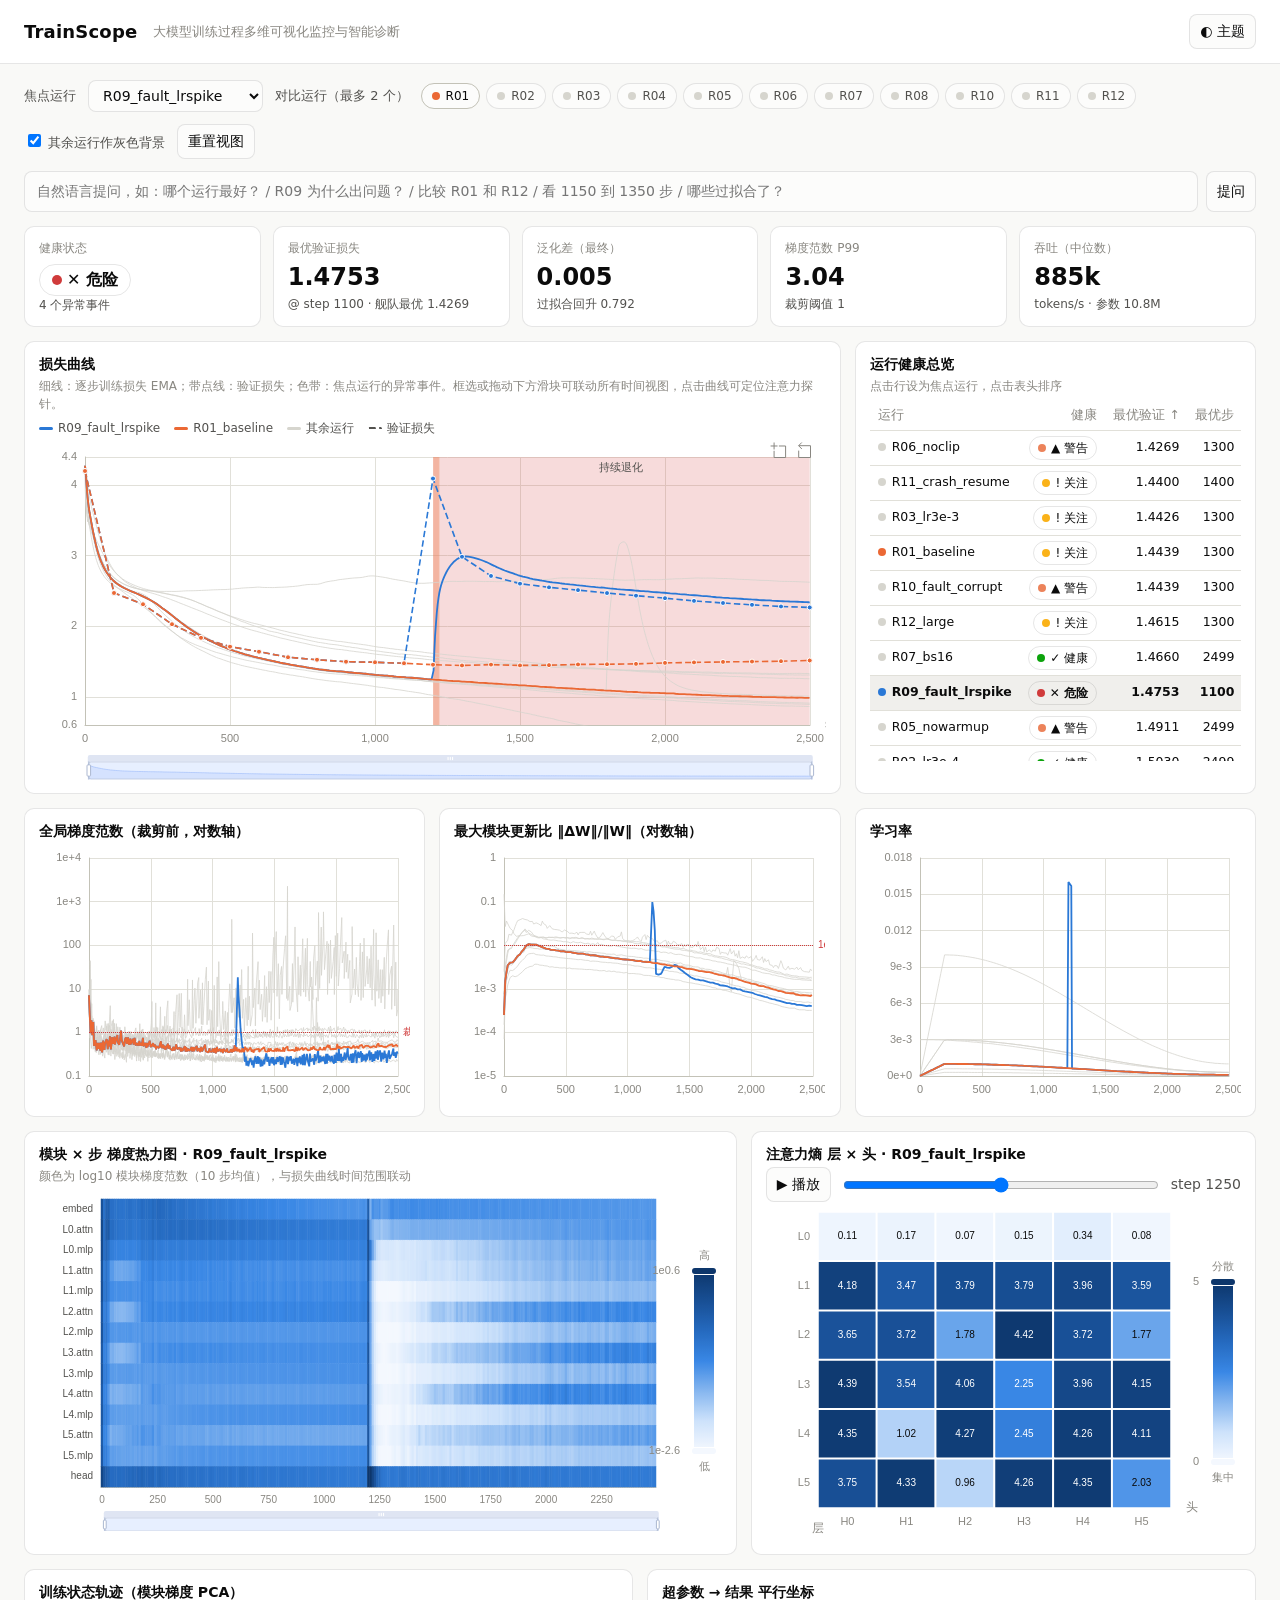
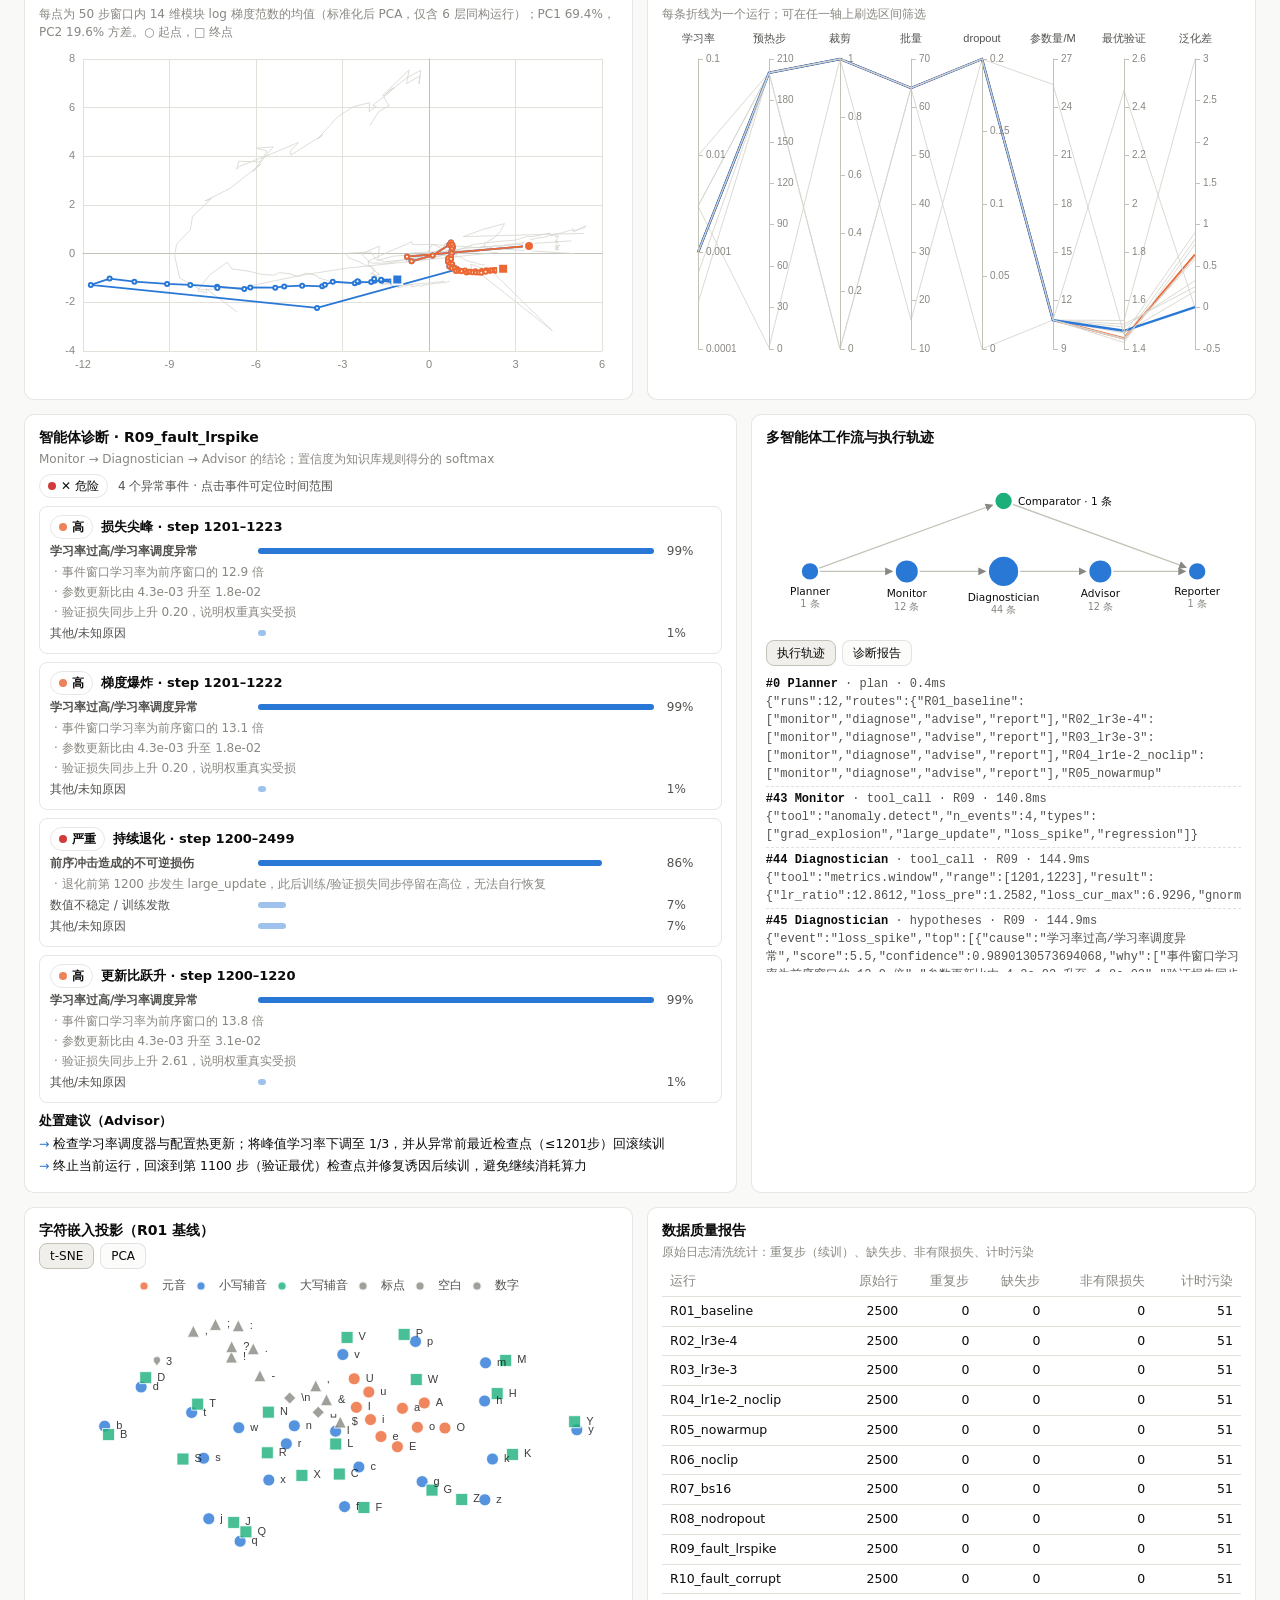
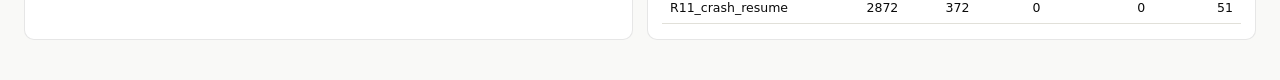
<file: web/index.html>
<!doctype html>
<html lang="zh-CN">
<head>
<meta charset="utf-8">
<meta name="viewport" content="width=device-width, initial-scale=1">
<title>TrainScope 训练监控</title>
<style>
:root{
  color-scheme:light;
  --page:#f9f9f7; --surface:#fcfcfb; --card:#ffffff; --ink:#0b0b0b; --ink2:#52514e; --muted:#898781;
  --grid:#e1e0d9; --axis:#c3c2b7; --ring:rgba(11,11,11,.10); --wash:#f0efec;
  --s1:#2a78d6; --s2:#eb6834; --s3:#1baf7a; --ctx:#d6d5ce;
  --good:#0ca30c; --warning:#fab219; --serious:#ec835a; --critical:#d03b3b;
  --seq0:#f4f8fe; --seq1:#cde2fb; --seq2:#86b6ef; --seq3:#3987e5; --seq4:#256abf; --seq5:#184f95; --seq6:#0d366b;
  --accent:#2a78d6;
}
@media (prefers-color-scheme:dark){
  :root:not([data-theme="light"]){
    color-scheme:dark;
    --page:#0d0d0d; --surface:#1a1a19; --card:#1a1a19; --ink:#f0efec; --ink2:#c3c2b7; --muted:#898781;
    --grid:#2c2c2a; --axis:#383835; --ring:rgba(255,255,255,.10); --wash:#262624;
    --s1:#3987e5; --s2:#d95926; --s3:#199e70; --ctx:#3a3a37;
    --seq0:#1d2633; --seq1:#184f95; --seq2:#256abf; --seq3:#3987e5; --seq4:#6da7ec; --seq5:#9ec5f4; --seq6:#cde2fb;
    --accent:#3987e5;
  }
}
:root[data-theme="dark"]{
  color-scheme:dark;
  --page:#0d0d0d; --surface:#1a1a19; --card:#1a1a19; --ink:#f0efec; --ink2:#c3c2b7; --muted:#898781;
  --grid:#2c2c2a; --axis:#383835; --ring:rgba(255,255,255,.10); --wash:#262624;
  --s1:#3987e5; --s2:#d95926; --s3:#199e70; --ctx:#3a3a37;
  --seq0:#1d2633; --seq1:#184f95; --seq2:#256abf; --seq3:#3987e5; --seq4:#6da7ec; --seq5:#9ec5f4; --seq6:#cde2fb;
  --accent:#3987e5;
}
*{box-sizing:border-box}
body{margin:0;background:var(--page);color:var(--ink);font:14px/1.5 system-ui,-apple-system,"Segoe UI","Noto Sans CJK SC","PingFang SC","Microsoft YaHei",sans-serif}
header{display:flex;align-items:center;gap:16px;padding:14px 24px;border-bottom:1px solid var(--ring);background:var(--card);position:sticky;top:0;z-index:5}
header h1{font-size:18px;margin:0;font-weight:650;letter-spacing:.2px}
header .sub{color:var(--muted);font-size:13px}
header .sp{flex:1}
button,select,input{font:inherit;color:var(--ink);background:var(--surface);border:1px solid var(--ring);border-radius:8px;padding:6px 10px}
button{cursor:pointer} button:hover{background:var(--wash)}
main{padding:16px 24px 40px;max-width:1600px;margin:0 auto}
.controls{display:flex;flex-wrap:wrap;gap:12px;align-items:center;margin-bottom:12px}
.controls label{color:var(--ink2);font-size:13px}
.chips{display:flex;flex-wrap:wrap;gap:6px}
.chip{border:1px solid var(--ring);border-radius:999px;padding:3px 10px;font-size:12px;cursor:pointer;background:var(--surface);color:var(--ink2);display:inline-flex;align-items:center;gap:6px}
.chip .dot{width:8px;height:8px;border-radius:50%;background:var(--ctx)}
.chip.on{color:var(--ink);border-color:var(--axis)}
.ask{display:flex;gap:8px;align-items:stretch;margin:4px 0 14px}
.ask input{flex:1;padding:9px 12px}
.answer{background:var(--card);border:1px solid var(--ring);border-left:3px solid var(--accent);border-radius:8px;padding:10px 14px;margin-bottom:14px;color:var(--ink2);display:none;white-space:pre-wrap}
.kpis{display:grid;grid-template-columns:repeat(5,minmax(0,1fr));gap:12px;margin-bottom:14px}
.tile{background:var(--card);border:1px solid var(--ring);border-radius:10px;padding:12px 14px}
.tile .k{font-size:12px;color:var(--muted)} .tile .v{font-size:24px;font-weight:600;margin-top:2px}
.tile .d{font-size:12px;color:var(--ink2)}
.badge{display:inline-flex;align-items:center;gap:5px;font-size:12px;padding:2px 8px;border-radius:999px;border:1px solid var(--ring);color:var(--ink)}
.badge i{width:8px;height:8px;border-radius:50%;display:inline-block}
.grid{display:grid;grid-template-columns:repeat(12,minmax(0,1fr));gap:14px}
.card{background:var(--card);border:1px solid var(--ring);border-radius:10px;padding:12px 14px;min-width:0}
.card h3{margin:0 0 2px;font-size:14px;font-weight:600}
.card .hint{font-size:12px;color:var(--muted);margin-bottom:6px}
.c12{grid-column:span 12}.c8{grid-column:span 8}.c7{grid-column:span 7}.c6{grid-column:span 6}.c5{grid-column:span 5}.c4{grid-column:span 4}
.ch{width:100%;height:260px}.ch.tall{height:340px}.ch.short{height:190px}
table{border-collapse:collapse;width:100%;font-size:12.5px;font-variant-numeric:tabular-nums}
th,td{padding:5px 8px;border-bottom:1px solid var(--grid);text-align:right;white-space:nowrap}
th{color:var(--muted);font-weight:500;cursor:pointer;position:sticky;top:0;background:var(--card)}
td:first-child,th:first-child{text-align:left}
tbody tr{cursor:pointer} tbody tr:hover{background:var(--wash)} tbody tr.sel{background:var(--wash);font-weight:600}
.tablewrap{max-height:360px;overflow:auto}
.diag{border:1px solid var(--ring);border-radius:8px;padding:8px 10px;margin:8px 0}
.diag .h{display:flex;gap:8px;align-items:center;font-weight:600;font-size:13px}
.bar{height:6px;border-radius:3px;background:var(--accent)}
.cause{display:grid;grid-template-columns:200px 1fr 44px;gap:8px;align-items:center;font-size:12px;margin:3px 0;color:var(--ink2)}
.why{font-size:12px;color:var(--muted);margin:2px 0 0 4px}
.adv{font-size:12.5px;margin:4px 0;padding-left:14px;position:relative;color:var(--ink)}
.adv:before{content:"→";position:absolute;left:0;color:var(--accent)}
.trace{max-height:300px;overflow:auto;font-size:12px;font-family:ui-monospace,SFMono-Regular,Menlo,monospace}
.trace div{padding:3px 0;border-bottom:1px dashed var(--grid);color:var(--ink2)}
.trace b{color:var(--ink)}
.row{display:flex;gap:10px;align-items:center;flex-wrap:wrap}
.legend{display:flex;gap:14px;flex-wrap:wrap;font-size:12px;color:var(--ink2);margin:2px 0 4px}
.legend span{display:inline-flex;align-items:center;gap:5px}
.legend i{display:inline-block;width:14px;height:3px;border-radius:2px}
.tabs{display:flex;gap:6px;margin-bottom:6px}.tabs button{padding:3px 10px;font-size:12px}.tabs button.on{background:var(--wash);border-color:var(--axis)}
@media (max-width:1000px){.c8,.c7,.c6,.c5,.c4{grid-column:span 12}.kpis{grid-template-columns:repeat(2,minmax(0,1fr))}main{padding:12px 16px}header{padding:12px 16px}}
</style>
</head>
<body>
<header>
  <h1>TrainScope</h1><span class="sub">大模型训练过程多维可视化监控与智能诊断</span>
  <span class="sp"></span>
  <button id="themeBtn" title="切换明暗主题">◐ 主题</button>
</header>
<main>
  <div class="controls">
    <label>焦点运行</label><select id="focusSel"></select>
    <label>对比运行（最多 2 个）</label><div class="chips" id="cmpChips"></div>
    <label><input type="checkbox" id="ctxChk" checked> 其余运行作灰色背景</label>
    <button id="resetBtn">重置视图</button>
  </div>
  <div class="ask">
    <input id="askIn" placeholder="自然语言提问，如：哪个运行最好？ / R09 为什么出问题？ / 比较 R01 和 R12 / 看 1150 到 1350 步 / 哪些过拟合了？">
    <button id="askBtn">提问</button>
  </div>
  <div class="answer" id="answer"></div>

  <div class="kpis" id="kpis"></div>

  <div class="grid">
    <div class="card c8"><h3>损失曲线</h3><div class="hint">细线：逐步训练损失 EMA；带点线：验证损失；色带：焦点运行的异常事件。框选或拖动下方滑块可联动所有时间视图，点击曲线可定位注意力探针。</div>
      <div class="legend" id="lossLegend"></div><div class="ch tall" id="cLoss"></div></div>
    <div class="card c4"><h3>运行健康总览</h3><div class="hint">点击行设为焦点运行，点击表头排序</div><div class="tablewrap"><table id="runTable"></table></div></div>

    <div class="card c4"><h3>全局梯度范数（裁剪前，对数轴）</h3><div class="ch" id="cGrad"></div></div>
    <div class="card c4"><h3>最大模块更新比 ‖ΔW‖/‖W‖（对数轴）</h3><div class="ch" id="cUpd"></div></div>
    <div class="card c4"><h3>学习率</h3><div class="ch" id="cLr"></div></div>

    <div class="card c7"><h3>模块 × 步 梯度热力图 · <span class="fname"></span></h3><div class="hint">颜色为 log10 模块梯度范数（10 步均值），与损失曲线时间范围联动</div><div class="ch tall" id="cHeat"></div></div>
    <div class="card c5"><h3>注意力熵 层 × 头 · <span class="fname"></span></h3>
      <div class="row"><button id="playBtn">▶ 播放</button><input type="range" id="probeSlider" min="0" max="0" value="0" style="flex:1"><span id="probeLbl" style="font-variant-numeric:tabular-nums;color:var(--ink2)"></span></div>
      <div class="ch tall" id="cAttn"></div></div>

    <div class="card c6"><h3>训练状态轨迹（模块梯度 PCA）</h3><div class="hint" id="pcaHint"></div><div class="ch tall" id="cPca"></div></div>
    <div class="card c6"><h3>超参数 → 结果 平行坐标</h3><div class="hint">每条折线为一个运行；可在任一轴上刷选区间筛选</div><div class="ch tall" id="cPar"></div></div>

    <div class="card c7"><h3>智能体诊断 · <span class="fname"></span></h3><div class="hint">Monitor → Diagnostician → Advisor 的结论；置信度为知识库规则得分的 softmax</div><div id="diag"></div></div>
    <div class="card c5"><h3>多智能体工作流与执行轨迹</h3>
      <div class="ch short" id="cFlow"></div>
      <div class="tabs"><button class="on" data-t="trace">执行轨迹</button><button data-t="report">诊断报告</button></div>
      <div class="trace" id="trace"></div></div>

    <div class="card c6"><h3>字符嵌入投影（R01 基线）</h3>
      <div class="tabs" id="embTabs"><button class="on" data-m="tsne">t-SNE</button><button data-m="pca">PCA</button></div>
      <div class="ch tall" id="cEmb"></div></div>
    <div class="card c6"><h3>数据质量报告</h3><div class="hint">原始日志清洗统计：重复步（续训）、缺失步、非有限损失、计时污染</div><div class="tablewrap"><table id="qTable"></table></div></div>
  </div>
</main>
<script src="vendor/echarts.min.js"></script>
<script src="data.js"></script>
<script>
const DATA = window.TS_DATA, RUNS = Object.keys(DATA.runs).sort();
const SUM = Object.fromEntries(DATA.summary.map(s => [s.run, s]));
const AG = DATA.agent.results;
const TYPE_CN = {divergence:"发散", loss_spike:"损失尖峰", grad_explosion:"梯度爆炸", overfitting:"过拟合",
  large_update:"更新比跃升", stagnation:"收敛停滞", regression:"持续退化", attention_collapse:"注意力塌缩", throughput_drop:"吞吐下降"};
const SEV_CN = {critical:"严重", high:"高", medium:"中", low:"低"};
const HEALTH = {"健康":"good","关注":"warning","警告":"serious","危险":"critical"};
const HICON = {good:"✓", warning:"!", serious:"▲", critical:"✕"};
let state = {focus:"R09_fault_lrspike", cmp:["R01_baseline"], ctx:true, zoom:null, probeIdx:0, embMode:"tsne"};
const css = n => getComputedStyle(document.documentElement).getPropertyValue(n).trim();
const short = r => r.split("_")[0];
const charts = {};
function mk(id){ const el=document.getElementById(id); if(charts[id]) charts[id].dispose(); charts[id]=echarts.init(el,null,{renderer:"canvas"}); return charts[id]; }
const colorOf = r => r===state.focus ? css("--s1") : (state.cmp[0]===r ? css("--s2") : (state.cmp[1]===r ? css("--s3") : css("--ctx")));
const active = () => [state.focus, ...state.cmp.filter(r => r!==state.focus)];

function baseAxis(){ return {
  axisLine:{lineStyle:{color:css("--axis")}}, axisTick:{show:false},
  axisLabel:{color:css("--muted"), fontSize:11}, splitLine:{lineStyle:{color:css("--grid")}},
  nameTextStyle:{color:css("--muted")} }; }
function tip(){ return {trigger:"axis", backgroundColor:css("--card"), borderColor:css("--ring"), textStyle:{color:css("--ink"),fontSize:12},
  axisPointer:{type:"line", lineStyle:{color:css("--muted"), width:1}}, confine:true}; }
const ZOOM = () => [{type:"inside", xAxisIndex:0, filterMode:"none"}];

// ------------------------------------------------------------ 时间序列（联动组）
function seriesFor(key, opts={}){
  const out=[]; const runs = state.ctx ? RUNS : active();
  const order = runs.filter(r=>!active().includes(r)).concat(active());
  for(const r of order){
    const d=DATA.runs[r]; const on=active().includes(r);
    const xs = opts.x ? d[opts.x] : d.step; const ys=d[key];
    const pts=[]; for(let i=0;i<xs.length;i+=(opts.stride||1)) pts.push([xs[i], ys[i]]);
    out.push({name:r, type:"line", data:pts, showSymbol:false, sampling:"lttb", silent:!on, z:on?3:1,
      lineStyle:{width:on?1.8:0.8, color:colorOf(r)}, itemStyle:{color:colorOf(r)}, emphasis:{disabled:true},
      tooltip:{show:on}});
  }
  return out;
}
function eventAreas(){
  const res = AG[state.focus]; if(!res) return [];
  let last=-1e9;
  return res.events.filter(e=>e.type!=="throughput_drop").sort((a,b)=>a.start-b.start).map(e=>{ const show=e.start-last>120; if(show) last=e.start; return [
    {xAxis:e.start, name:TYPE_CN[e.type], itemStyle:{color:css(e.severity==="critical"?"--critical":e.severity==="high"?"--serious":"--warning"), opacity:0.18},
     label:{show, color:css("--ink2"), fontSize:11, position:"insideTop"}},
    {xAxis:Math.max(e.end, e.start+12)}]; });
}
function drawLoss(){
  const c=mk("cLoss"); const s=seriesFor("loss_ema");
  for(const r of active()){
    const d=DATA.runs[r];
    s.push({name:r+" 验证", type:"line", data:d.ev_step.map((x,i)=>[x,d.val_loss[i]]), symbol:"circle", symbolSize:5, z:4,
      lineStyle:{width:1.6,color:colorOf(r),type:"dashed"}, itemStyle:{color:colorOf(r), borderColor:css("--card"), borderWidth:1}});
  }
  const f=s.find(x=>x.name===state.focus); if(f) f.markArea={silent:true, data:eventAreas()};
  c.setOption({animation:false, grid:{left:46,right:16,top:16,bottom:56}, tooltip:{...tip(), formatter:ps=>{
      const p=ps.filter(x=>x.value[1]!=null); if(!p.length) return ""; let h=`step <b>${p[0].value[0]}</b>`;
      for(const x of p) h+=`<br><span style="color:${x.color}">●</span> ${x.seriesName}: <b>${(+x.value[1]).toFixed(4)}</b>`; return h; }},
    xAxis:{type:"value", name:"step", ...baseAxis(), min:0, max:2500}, yAxis:{type:"value", name:"损失", ...baseAxis(), min:0.6, max:4.4},
    dataZoom:[...ZOOM(), {type:"slider", height:18, bottom:8, borderColor:css("--ring"), textStyle:{color:css("--muted")}, filterMode:"none"}],
    toolbox:{right:8, top:-6, feature:{dataZoom:{yAxisIndex:"none", title:{zoom:"框选缩放", back:"还原"}}}, iconStyle:{borderColor:css("--muted")}},
    series:s});
  c.on("click", p=>{ if(p.value) setProbeByStep(p.value[0]); });
  c.on("datazoom", ()=>syncZoom(c));
  const lg=document.getElementById("lossLegend"); lg.innerHTML=active().map(r=>`<span><i style="background:${colorOf(r)}"></i>${r}</span>`).join("")+
    (state.ctx?`<span><i style="background:${css("--ctx")}"></i>其余运行</span>`:"")+`<span><i style="background:transparent;border-top:2px dashed ${css("--ink2")}"></i>验证损失</span>`;
}
function drawSmall(id, key, opts){
  const c=mk(id);
  const s=seriesFor(key, opts);
  c.setOption({animation:false, grid:{left:50,right:12,top:14,bottom:28}, tooltip:{...tip(), formatter:ps=>{
      const p=ps.filter(x=>x.value[1]!=null); if(!p.length) return ""; let h=`step <b>${p[0].value[0]}</b>`;
      for(const x of p) h+=`<br><span style="color:${x.color}">●</span> ${short(x.seriesName)}: <b>${(+x.value[1]).toExponential(2)}</b>`; return h; }},
    xAxis:{type:"value", ...baseAxis(), min:0, max:2500}, yAxis:{type:opts.log?"log":"value", ...baseAxis(), axisLabel:{color:css("--muted"),fontSize:11,formatter:v=>v<0.01||v>=1000?(+v).toExponential(0):v}},
    dataZoom:ZOOM(), series:s});
  if(opts.ref) c.setOption({series:[{...s[s.length-1], markLine:{silent:true, symbol:"none", lineStyle:{color:css("--critical"),type:"dotted"}, label:{color:css("--critical"),fontSize:10, formatter:opts.refLabel}, data:[{yAxis:opts.ref}]}}]});
  c.on("datazoom", ()=>syncZoom(c));
}
let syncing=false;
function syncZoom(src){
  if(syncing) return; syncing=true;
  const opt=src.getOption(); const dz=opt.dataZoom[0]; const xr=src.getModel().getComponent("xAxis",0).axis.scale.getExtent();
  state.zoom=[Math.round(xr[0]), Math.round(xr[1])];
  for(const id of ["cLoss","cGrad","cUpd","cLr"]) if(charts[id] && charts[id]!==src) charts[id].dispatchAction({type:"dataZoom", startValue:state.zoom[0], endValue:state.zoom[1]});
  zoomHeat(); syncing=false;
}
function zoomHeat(){
  const c=charts.cHeat; if(!c||!state.zoom) return; const st=DATA.runs[state.focus].gmat_steps;
  const a=st.findIndex(x=>x>=state.zoom[0]); let b=st.findIndex(x=>x>state.zoom[1]); if(b<0) b=st.length; c.dispatchAction({type:"dataZoom", startValue:Math.max(0,a), endValue:Math.max(0,b-1)});
}
function applyZoom(a,b){ state.zoom=[a,b]; for(const id of ["cLoss","cGrad","cUpd","cLr"]) charts[id].dispatchAction({type:"dataZoom", startValue:a, endValue:b}); zoomHeat(); }

// ------------------------------------------------------------ 热力图
function seqColors(){ return [css("--seq0"),css("--seq1"),css("--seq2"),css("--seq3"),css("--seq4"),css("--seq5"),css("--seq6")]; }
function drawHeat(){
  const d=DATA.runs[state.focus]; const c=mk("cHeat"); const data=[];
  d.gmat.forEach((row,i)=>row.forEach((v,j)=>{ if(v!=null) data.push([i,j,v]); }));
  c.setOption({animation:false, grid:{left:62,right:66,top:8,bottom:44},
    tooltip:{confine:true, backgroundColor:css("--card"), borderColor:css("--ring"), textStyle:{color:css("--ink"),fontSize:12},
      formatter:p=>`step ${d.gmat_steps[p.value[0]]}–${d.gmat_steps[p.value[0]]+9}<br>${d.mods[p.value[1]]}<br>梯度范数 <b>${Math.pow(10,p.value[2]).toExponential(2)}</b>`},
    xAxis:{type:"category", data:d.gmat_steps, ...baseAxis(), splitLine:{show:false}, axisLabel:{color:css("--muted"),fontSize:10,interval:24}},
    yAxis:{type:"category", data:d.mods, inverse:true, ...baseAxis(), splitLine:{show:false}, axisLabel:{color:css("--ink2"),fontSize:10}},
    visualMap:{min:-2.6, max:0.6, calculable:true, orient:"vertical", right:0, top:"middle", itemHeight:180, text:["高","低"], textStyle:{color:css("--muted"),fontSize:11},
      inRange:{color:seqColors()}, formatter:v=>"1e"+(+v).toFixed(1)},
    dataZoom:[{type:"inside", xAxisIndex:0}, {type:"slider", height:14, bottom:6, borderColor:css("--ring"), showDetail:false}],
    series:[{type:"heatmap", data, progressive:0, emphasis:{itemStyle:{borderColor:css("--ink"),borderWidth:1}}}]});
  zoomHeat();
}
function drawAttn(){
  const d=DATA.runs[state.focus]; const c=mk("cAttn"); const sl=document.getElementById("probeSlider");
  sl.max=d.probe_step.length-1; if(state.probeIdx>sl.max) state.probeIdx=+sl.max; sl.value=state.probeIdx;
  const M=d.entropy[state.probeIdx]; const L=M.length, H=M[0].length; const data=[];
  M.forEach((row,l)=>row.forEach((v,h)=>data.push([h,l,v])));
  document.getElementById("probeLbl").textContent=`step ${d.probe_step[state.probeIdx]}`;
  c.setOption({animation:false, grid:{left:52,right:70,top:10,bottom:34},
    tooltip:{backgroundColor:css("--card"), borderColor:css("--ring"), textStyle:{color:css("--ink"),fontSize:12}, formatter:p=>`层 L${p.value[1]} · 头 H${p.value[0]}<br>平均注意力熵 <b>${p.value[2].toFixed(3)}</b> nats`},
    xAxis:{type:"category", name:"头", data:[...Array(H).keys()].map(i=>"H"+i), ...baseAxis(), splitLine:{show:false}},
    yAxis:{type:"category", name:"层", data:[...Array(L).keys()].map(i=>"L"+i), inverse:true, ...baseAxis(), splitLine:{show:false}},
    visualMap:{min:0, max:4.5, calculable:true, right:0, top:"middle", itemHeight:180, text:["分散","集中"], textStyle:{color:css("--muted"),fontSize:11}, inRange:{color:seqColors()}},
    series:[{type:"heatmap", data, label:{show:true, fontSize:10, formatter:p=>`{${p.value[2]>2.2?"w":"k"}|${p.value[2].toFixed(2)}}`, rich:{w:{color:"#ffffff",fontSize:10}, k:{color:"#0b0b0b",fontSize:10}}}, itemStyle:{borderColor:css("--card"), borderWidth:2}}]});
}
function setProbeByStep(s){ const ps=DATA.runs[state.focus].probe_step; let bi=0; ps.forEach((x,i)=>{ if(Math.abs(x-s)<Math.abs(ps[bi]-s)) bi=i; }); state.probeIdx=bi; drawAttn(); }

// ------------------------------------------------------------ PCA / 平行坐标 / 嵌入
function drawPca(){
  const c=mk("cPca"); const ev=DATA.pca_evr; document.getElementById("pcaHint").textContent=
    `每点为 50 步窗口内 14 维模块 log 梯度范数的均值（标准化后 PCA，仅含 6 层同构运行）；PC1 ${(ev[0]*100).toFixed(1)}%，PC2 ${(ev[1]*100).toFixed(1)}% 方差。○ 起点，□ 终点`+(DATA.runs[state.focus].pca.length?"":`；${state.focus} 为 8 层结构，不在此空间中`);
  const runs = state.ctx ? RUNS : active(); const order=runs.filter(r=>!active().includes(r)).concat(active()); const s=[];
  for(const r of order){ const on=active().includes(r); const p=DATA.runs[r].pca; if(!p.length) continue;
    s.push({name:r, type:"line", data:p, showSymbol:on, symbolSize:4, silent:!on, z:on?3:1, lineStyle:{width:on?1.8:0.8,color:colorOf(r)}, itemStyle:{color:colorOf(r)},
      markPoint:on?{symbolSize:10, data:[{coord:p[0].slice(0,2), symbol:"circle"},{coord:p[p.length-1].slice(0,2), symbol:"rect"}], itemStyle:{color:colorOf(r), borderColor:css("--card"), borderWidth:2}, label:{show:false}}:undefined});
  }
  c.setOption({animation:false, grid:{left:44,right:16,top:12,bottom:36},
    tooltip:{trigger:"item", backgroundColor:css("--card"), borderColor:css("--ring"), textStyle:{color:css("--ink"),fontSize:12}, formatter:p=>p.value?`${p.seriesName}<br>step ${p.value[2]}–${p.value[2]+49}`:p.seriesName},
    xAxis:{type:"value", name:"PC1", ...baseAxis(), scale:true}, yAxis:{type:"value", name:"PC2", ...baseAxis(), scale:true}, series:s});
  c.on("click", p=>{ if(p.value && p.value[2]!=null){ setFocus(p.seriesName); applyZoom(Math.max(0,p.value[2]-150), p.value[2]+200); setProbeByStep(p.value[2]); }});
}
function drawPar(){
  const c=mk("cPar"); const dims=[["lr","学习率",1],["warmup","预热步",0],["clip","裁剪",0],["batch","批量",0],["dropout","dropout",0],["params_M","参数量/M",0],["best_val","最优验证",0],["gen_gap","泛化差",0]];
  const data=DATA.summary.map(s=>({name:s.run, value:dims.map(d=>d[0]==="best_val"||d[0]==="gen_gap"?Math.min(s[d[0]]??4.2,4.2):s[d[0]]),
    lineStyle:{color:colorOf(s.run), width:active().includes(s.run)?2.4:1, opacity:active().includes(s.run)?1:(state.ctx?0.9:0)}}));
  c.setOption({animation:false, parallelAxis:dims.map((d,i)=>({dim:i, name:d[1], type:d[2]?"log":"value", scale:!d[2],
      nameTextStyle:{color:css("--ink2"),fontSize:11}, axisLine:{lineStyle:{color:css("--axis")}}, axisLabel:{color:css("--muted"),fontSize:10}})),
    parallel:{left:36,right:46,top:30,bottom:20}, tooltip:{trigger:"item", backgroundColor:css("--card"), textStyle:{color:css("--ink")}, formatter:p=>p.name},
    series:[{type:"parallel", data, smooth:false, emphasis:{lineStyle:{width:3}}, inactiveOpacity:0.06, activeOpacity:1}]});
  c.on("click", p=>p.name && setFocus(p.name));
}
function drawEmb(){
  const c=mk("cEmb"); const m=state.embMode; const cls=["元音","小写辅音","大写辅音","标点","空白","数字"];
  const col={"元音":css("--s2"),"小写辅音":css("--s1"),"大写辅音":css("--s3")}; const sym={"元音":"circle","小写辅音":"circle","大写辅音":"rect","标点":"triangle","空白":"diamond","数字":"pin"};
  const s=cls.map(k=>({name:k, type:"scatter", symbol:sym[k], symbolSize:12, itemStyle:{color:col[k]||css("--muted"), borderColor:css("--card"), borderWidth:1},
    data:DATA.embed.filter(e=>e.cls===k).map(e=>[e[m+"1"], e[m+"2"], e.char]),
    label:{show:true, position:"right", fontSize:11, color:css("--ink"), formatter:p=>({"\n":"\\n"," ":"␣"})[p.value[2]]??p.value[2]}}));
  c.setOption({animation:false, grid:{left:20,right:20,top:30,bottom:20}, legend:{top:0, textStyle:{color:css("--ink2")}, icon:"circle", itemHeight:9},
    tooltip:{trigger:"item", backgroundColor:css("--card"), textStyle:{color:css("--ink")}, formatter:p=>`字符 “${JSON.stringify(p.value[2]).slice(1,-1)}” · ${p.seriesName}`},
    xAxis:{type:"value", show:false, scale:true}, yAxis:{type:"value", show:false, scale:true}, series:s});
}

// ------------------------------------------------------------ 智能体
function drawFlow(){
  const tr=DATA.agent.trace; const cnt={}; tr.forEach(t=>cnt[t.agent]=(cnt[t.agent]||0)+1);
  const N={Planner:[50,120],Monitor:[160,120],Diagnostician:[270,120],Advisor:[380,120],Reporter:[490,120],Comparator:[270,40]};
  const E=[["Planner","Monitor"],["Monitor","Diagnostician"],["Diagnostician","Advisor"],["Advisor","Reporter"],["Planner","Comparator"],["Comparator","Reporter"]];
  const r=n=>Math.min(20,9+Math.sqrt(cnt[n]||1)*1.3);
  let svg=`<svg viewBox="0 0 540 180" width="100%" height="100%" role="img" aria-label="多智能体工作流"><defs><marker id="arw" viewBox="0 0 10 10" refX="9" refY="5" markerWidth="6" markerHeight="6" orient="auto"><path d="M0,0L10,5L0,10z" fill="${css("--muted")}"/></marker></defs>`;
  for(const [u,v] of E){ const [x1,y1]=N[u],[x2,y2]=N[v]; const d=Math.hypot(x2-x1,y2-y1), ux=(x2-x1)/d, uy=(y2-y1)/d;
    svg+=`<line x1="${x1+ux*r(u)}" y1="${y1+uy*r(u)}" x2="${x2-ux*(r(v)+3)}" y2="${y2-uy*(r(v)+3)}" stroke="${css("--axis")}" stroke-width="1.5" marker-end="url(#arw)"/>`; }
  for(const [n,[x,y]] of Object.entries(N)){ const c=n==="Comparator"?css("--s3"):css("--s1");
    svg+=`<circle cx="${x}" cy="${y}" r="${r(n)}" fill="${c}" stroke="${css("--card")}" stroke-width="2"><title>${n}: ${cnt[n]||0} 条消息</title></circle>`+
      (n==="Comparator"?`<text x="${x+r(n)+6}" y="${y+4}" font-size="12" fill="${css("--ink")}">${n} · ${cnt[n]||0} 条</text>`
      :`<text x="${x}" y="${y+r(n)+16}" font-size="12" text-anchor="middle" fill="${css("--ink")}">${n}</text><text x="${x}" y="${y+r(n)+30}" font-size="11" text-anchor="middle" fill="${css("--muted")}">${cnt[n]||0} 条</text>`); }
  document.getElementById("cFlow").innerHTML=svg+"</svg>";
}
function drawTrace(mode){
  const el=document.getElementById("trace");
  if(mode==="report"){ el.style.whiteSpace="pre-wrap"; el.textContent=DATA.agent.report; return; }
  el.style.whiteSpace="normal";
  const items=DATA.agent.trace.filter(t=>!t.run||t.run===state.focus);
  el.innerHTML=items.map(t=>`<div><b>#${t.i} ${t.agent}</b> · ${t.kind}${t.run?" · "+short(t.run):""} · ${t.t_ms}ms<br>${esc(JSON.stringify(t.content).slice(0,260))}</div>`).join("");
}
const esc=s=>s.replace(/[&<>]/g,c=>({"&":"&amp;","<":"&lt;",">":"&gt;"}[c]));
function drawDiag(){
  const r=AG[state.focus]; const el=document.getElementById("diag"); const h=HEALTH[r.health];
  let html=`<div class="row" style="margin-bottom:4px"><span class="badge"><i style="background:${css("--"+h)}"></i>${HICON[h]} ${r.health}</span><span style="color:var(--ink2);font-size:12px">${r.events.length} 个异常事件 · 点击事件可定位时间范围</span></div>`;
  r.diagnoses.forEach((d,k)=>{ const e=d.event;
    html+=`<div class="diag" data-a="${e.start}" data-b="${e.end}" style="cursor:pointer"><div class="h"><span class="badge"><i style="background:${css(e.severity==="critical"?"--critical":e.severity==="high"?"--serious":e.severity==="medium"?"--warning":"--seq2")}"></i>${SEV_CN[e.severity]}</span>${TYPE_CN[e.type]} · step ${e.start}–${e.end}</div>`;
    d.causes.slice(0,3).forEach((c,i)=>{ html+=`<div class="cause"><span>${i===0?"<b>":""}${c.cause}${i===0?"</b>":""}</span><div class="bar" style="width:${Math.max(2,c.confidence*100)}%;opacity:${i===0?1:.45}"></div><span>${(c.confidence*100).toFixed(0)}%</span></div>`;
      if(i===0) html+=c.why.map(w=>`<div class="why">· ${esc(w)}</div>`).join(""); });
    html+=`</div>`; });
  if(r.advice.length) html+=`<div style="margin-top:8px;font-weight:600;font-size:13px">处置建议（Advisor）</div>`+r.advice.map(a=>`<div class="adv">${esc(a.action)}</div>`).join("");
  if(!r.events.length) html+=`<div class="why">未检测到异常，训练健康。</div>`;
  el.innerHTML=html;
  el.querySelectorAll(".diag").forEach(x=>x.onclick=()=>{ const a=+x.dataset.a,b=+x.dataset.b; applyZoom(Math.max(0,a-200), Math.min(2500,b+250)); setProbeByStep(a); });
}

// ------------------------------------------------------------ 表格与 KPI
let sortKey="best_val", sortAsc=true;
function drawTable(){
  const cols=[["run","运行"],["health","健康"],["best_val","最优验证"],["best_step","最优步"],["gen_gap","泛化差"],["events","事件"]];
  const rows=RUNS.map(r=>({run:r, health:AG[r].health, best_val:SUM[r].best_val, best_step:SUM[r].best_step, gen_gap:SUM[r].gen_gap, events:AG[r].events.length}));
  rows.sort((a,b)=>{ const x=a[sortKey], y=b[sortKey]; const v=(x==null)-(y==null)|| (x>y?1:x<y?-1:0); return sortAsc?v:-v; });
  const t=document.getElementById("runTable");
  t.innerHTML=`<thead><tr>${cols.map(c=>`<th data-k="${c[0]}">${c[1]}${sortKey===c[0]?(sortAsc?" ↑":" ↓"):""}</th>`).join("")}</tr></thead><tbody>`+
    rows.map(r=>{ const h=HEALTH[r.health]; return `<tr data-r="${r.run}" class="${r.run===state.focus?"sel":""}"><td><span style="display:inline-block;width:8px;height:8px;border-radius:50%;background:${colorOf(r.run)};margin-right:6px"></span>${r.run}</td>
      <td><span class="badge"><i style="background:${css("--"+h)}"></i>${HICON[h]} ${r.health}</span></td><td>${r.best_val?.toFixed(4)??"—"}</td><td>${r.best_step}</td><td>${r.gen_gap?.toFixed(3)??"—"}</td><td>${r.events}</td></tr>`; }).join("")+"</tbody>";
  t.querySelectorAll("tbody tr").forEach(x=>x.onclick=()=>setFocus(x.dataset.r));
  t.querySelectorAll("th").forEach(x=>x.onclick=()=>{ const k=x.dataset.k; sortAsc = sortKey===k ? !sortAsc : true; sortKey=k; drawTable(); });
}
function drawQ(){
  const cols=[["run","运行"],["raw_rows","原始行"],["dup_steps","重复步"],["missing_steps","缺失步"],["nonfinite_loss","非有限损失"],["timing_contaminated","计时污染"]];
  document.getElementById("qTable").innerHTML=`<thead><tr>${cols.map(c=>`<th>${c[1]}</th>`).join("")}</tr></thead><tbody>`+
    DATA.quality.map(q=>`<tr><td>${q.run}</td>${cols.slice(1).map(c=>`<td>${q[c[0]]??0}</td>`).join("")}</tr>`).join("")+"</tbody>";
}
function drawKpis(){
  const s=SUM[state.focus], r=AG[state.focus], h=HEALTH[r.health]; const best=Math.min(...DATA.summary.map(x=>x.best_val??99));
  const tiles=[["健康状态",`<span class="badge" style="font-size:16px;padding:3px 12px"><i style="background:${css("--"+h)};width:10px;height:10px"></i>${HICON[h]} ${r.health}</span>`, `${r.events.length} 个异常事件`],
    ["最优验证损失", s.best_val!=null?s.best_val.toFixed(4):"—", s.best_val!=null?`@ step ${s.best_step} · 舰队最优 ${best.toFixed(4)}`:"已发散"],
    ["泛化差（最终）", s.gen_gap!=null?s.gen_gap.toFixed(3):"—", `过拟合回升 ${s.overfit_rise!=null?s.overfit_rise.toFixed(3):"—"}`],
    ["梯度范数 P99", s.gnorm_p99!=null?s.gnorm_p99.toFixed(2):"—", `裁剪阈值 ${DATA.runs[state.focus].cfg.clip>0?DATA.runs[state.focus].cfg.clip:"关闭"}`],
    ["吞吐（中位数）", (s.tok_per_s_median/1000).toFixed(0)+"k", `tokens/s · 参数 ${s.params_M.toFixed(1)}M`]];
  document.getElementById("kpis").innerHTML=tiles.map(t=>`<div class="tile"><div class="k">${t[0]}</div><div class="v">${t[1]}</div><div class="d">${t[2]}</div></div>`).join("");
  document.querySelectorAll(".fname").forEach(e=>e.textContent=state.focus);
}
function drawControls(){
  const fs=document.getElementById("focusSel"); fs.innerHTML=RUNS.map(r=>`<option ${r===state.focus?"selected":""}>${r}</option>`).join("");
  fs.onchange=()=>setFocus(fs.value);
  document.getElementById("cmpChips").innerHTML=RUNS.filter(r=>r!==state.focus).map(r=>`<span class="chip ${state.cmp.includes(r)?"on":""}" data-r="${r}"><span class="dot" style="background:${state.cmp.includes(r)?colorOf(r):css("--ctx")}"></span>${short(r)}</span>`).join("");
  document.querySelectorAll("#cmpChips .chip").forEach(x=>x.onclick=()=>{ const r=x.dataset.r; if(state.cmp.includes(r)) state.cmp=state.cmp.filter(y=>y!==r); else { state.cmp.push(r); if(state.cmp.length>2) state.cmp.shift(); } renderAll(); });
}
function defaultProbe(){ const r=AG[state.focus]; const e=r&&r.events.find(e=>e.type!=="overfitting"&&e.type!=="throughput_drop"); const ps=DATA.runs[state.focus].probe_step;
  const s=e?e.start+50:ps[ps.length-1]; let bi=0; ps.forEach((x,i)=>{ if(Math.abs(x-s)<Math.abs(ps[bi]-s)) bi=i; }); state.probeIdx=bi; }
function setFocus(r){ state.focus=r; state.cmp=state.cmp.filter(x=>x!==r); defaultProbe(); renderAll(); }
function renderAll(){
  drawControls(); drawKpis(); drawLoss();
  drawSmall("cGrad","gnorm",{log:true, ref:1.0, refLabel:"裁剪阈值"}); drawSmall("cUpd","umax",{log:true, x:"u_step", ref:0.01, refLabel:"1e-2"}); drawSmall("cLr","lr",{log:false});
  drawHeat(); drawAttn(); drawPca(); drawPar(); drawDiag(); drawTable(); drawTrace(document.querySelector(".tabs .on").dataset.t||"trace");
  if(state.zoom) applyZoom(...state.zoom);
}

// ------------------------------------------------------------ 自然语言交互（意图识别 → 视图操作）
function ask(q){
  const out=document.getElementById("answer"); out.style.display="block"; const runs=[...q.matchAll(/R\s*(\d{1,2})/gi)].map(m=>RUNS.find(r=>r.startsWith("R"+m[1].padStart(2,"0")))).filter(Boolean);
  const rng=q.match(/(\d{2,4})\s*(?:到|至|-|~|—)\s*(\d{2,4})/); let msg="";
  if(/重置|reset/i.test(q)){ state={...state, focus:"R09_fault_lrspike", cmp:["R01_baseline"], zoom:null}; renderAll(); charts.cLoss.dispatchAction({type:"dataZoom",start:0,end:100}); msg="视图已重置。"; }
  else if(/(比较|对比|vs)/i.test(q) && runs.length>=2){ state.focus=runs[0]; state.cmp=runs.slice(1,3); renderAll();
    msg=runs.map(r=>`${r}：最优验证 ${SUM[r].best_val?.toFixed(4)??"—"}（step ${SUM[r].best_step}），泛化差 ${SUM[r].gen_gap?.toFixed(3)??"—"}，${AG[r].health}`).join("\n");
    const b=runs.filter(r=>SUM[r].best_val!=null).sort((a,c)=>SUM[a].best_val-SUM[c].best_val)[0]; msg+=`\n→ ${b} 的最优验证损失最低。`; }
  else if(/(最好|最佳|最优|best)/i.test(q)){ const b=DATA.agent.compare.ranking[0]; setFocus(b.run); msg=`最优运行为 ${b.run}，验证损失 ${b.best_val} @ step ${b.best_step}。前三名：`+DATA.agent.compare.ranking.slice(0,3).map(x=>`${x.run}(${x.best_val})`).join("、"); }
  else if(/(发散|崩|最差)/.test(q)){ const d=RUNS.filter(r=>SUM[r].diverged); if(d.length){ setFocus(d[0]); msg=`发散运行：${d.join("、")}。`+(AG[d[0]].advice[0]?`\n建议：${AG[d[0]].advice[0].action}`:""); } else msg="没有运行发散。"; }
  else if(/过拟合/.test(q)){ const o=RUNS.filter(r=>AG[r].events.some(e=>e.type==="overfitting")).sort((a,b)=>SUM[b].overfit_rise-SUM[a].overfit_rise);
    if(o.length){ state.focus=o[0]; state.cmp=o.slice(1,3); renderAll(); } msg=`检测到过拟合的运行（按验证损失回升排序）：\n`+o.map(r=>`${r}：自 step ${SUM[r].best_step} 最优 ${SUM[r].best_val.toFixed(4)} 回升 ${SUM[r].overfit_rise.toFixed(3)}`).join("\n"); }
  else if(rng){ if(runs[0]) setFocus(runs[0]); applyZoom(+rng[1], +rng[2]); setProbeByStep(+rng[1]); msg=`已将所有时间视图缩放到 step ${rng[1]}–${rng[2]}。`; }
  else if(runs.length){ setFocus(runs[0]); const r=AG[runs[0]];
    msg=`${runs[0]}：${r.health}。`+(r.diagnoses.length? r.diagnoses.map(d=>`\n· ${TYPE_CN[d.event.type]} @ ${d.event.start}–${d.event.end} → ${d.causes[0].cause}（${(d.causes[0].confidence*100).toFixed(0)}%）`).join(""):"未发现异常。")+
      (r.advice.length?`\n建议：`+r.advice.map(a=>a.action).join("；"):"");
    const e=r.events.find(e=>e.type!=="overfitting"&&e.type!=="throughput_drop"); if(e){ applyZoom(Math.max(0,e.start-200), Math.min(2500,e.end+250)); setProbeByStep(e.start); }
    if(!new URLSearchParams(location.search).has("noscroll")) document.getElementById("diag").scrollIntoView({behavior:"smooth", block:"center"}); }
  else msg="可以这样问：“哪个运行最好？”“R09 为什么出问题？”“比较 R01 和 R12”“看 1150 到 1350 步”“哪些过拟合了？”“重置”。";
  out.textContent="🤖 "+msg;
}

// ------------------------------------------------------------ 事件绑定
document.getElementById("askBtn").onclick=()=>ask(document.getElementById("askIn").value);
document.getElementById("askIn").onkeydown=e=>{ if(e.key==="Enter") ask(e.target.value); };
document.getElementById("ctxChk").onchange=e=>{ state.ctx=e.target.checked; renderAll(); };
document.getElementById("resetBtn").onclick=()=>ask("重置");
document.getElementById("probeSlider").oninput=e=>{ state.probeIdx=+e.target.value; drawAttn(); };
let timer=null; document.getElementById("playBtn").onclick=e=>{ if(timer){ clearInterval(timer); timer=null; e.target.textContent="▶ 播放"; return; }
  e.target.textContent="⏸ 暂停"; timer=setInterval(()=>{ const n=DATA.runs[state.focus].probe_step.length; state.probeIdx=(state.probeIdx+1)%n; drawAttn(); },250); };
document.querySelectorAll(".card .tabs button[data-t]").forEach(b=>b.onclick=()=>{ b.parentNode.querySelectorAll("button").forEach(x=>x.classList.remove("on")); b.classList.add("on"); drawTrace(b.dataset.t); });
document.querySelectorAll("#embTabs button").forEach(b=>b.onclick=()=>{ document.querySelectorAll("#embTabs button").forEach(x=>x.classList.remove("on")); b.classList.add("on"); state.embMode=b.dataset.m; drawEmb(); });
document.getElementById("themeBtn").onclick=()=>{ const cur=document.documentElement.dataset.theme || (matchMedia("(prefers-color-scheme: dark)").matches?"dark":"light");
  document.documentElement.dataset.theme = cur==="dark"?"light":"dark"; renderAll(); drawEmb(); drawFlow(); drawQ(); };
matchMedia("(prefers-color-scheme: dark)").addEventListener("change",()=>{ renderAll(); drawEmb(); drawFlow(); });
window.addEventListener("resize",()=>Object.values(charts).forEach(c=>c.resize()));
const qs=new URLSearchParams(location.search); if(qs.get("focus")) state.focus=qs.get("focus"); if(qs.get("cmp")) state.cmp=qs.get("cmp").split(",");
if(qs.get("theme")) document.documentElement.dataset.theme=qs.get("theme");
defaultProbe(); renderAll(); drawEmb(); drawFlow(); drawQ();
if(qs.get("q")) { document.getElementById("askIn").value=qs.get("q"); ask(qs.get("q")); }
if(qs.get("zoom")) applyZoom(...qs.get("zoom").split(",").map(Number));
</script>
</body>
</html>
</file>
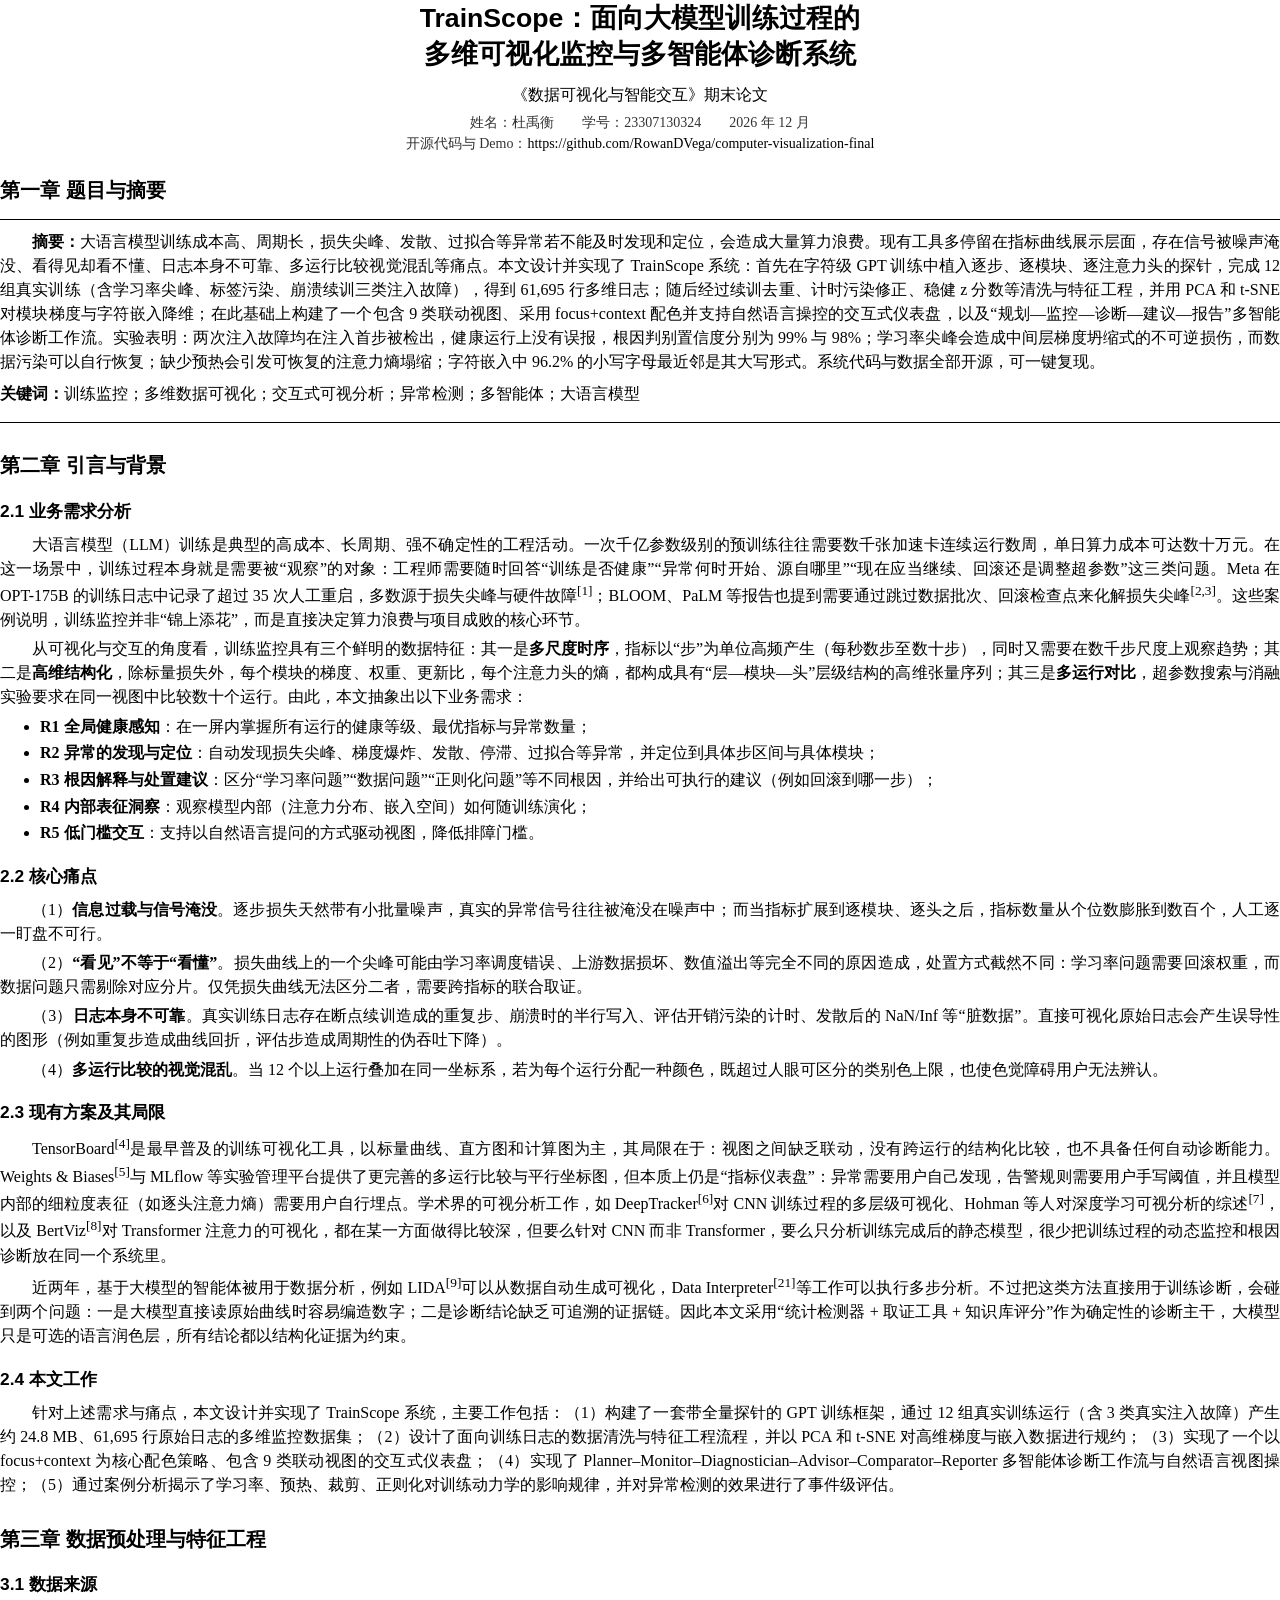
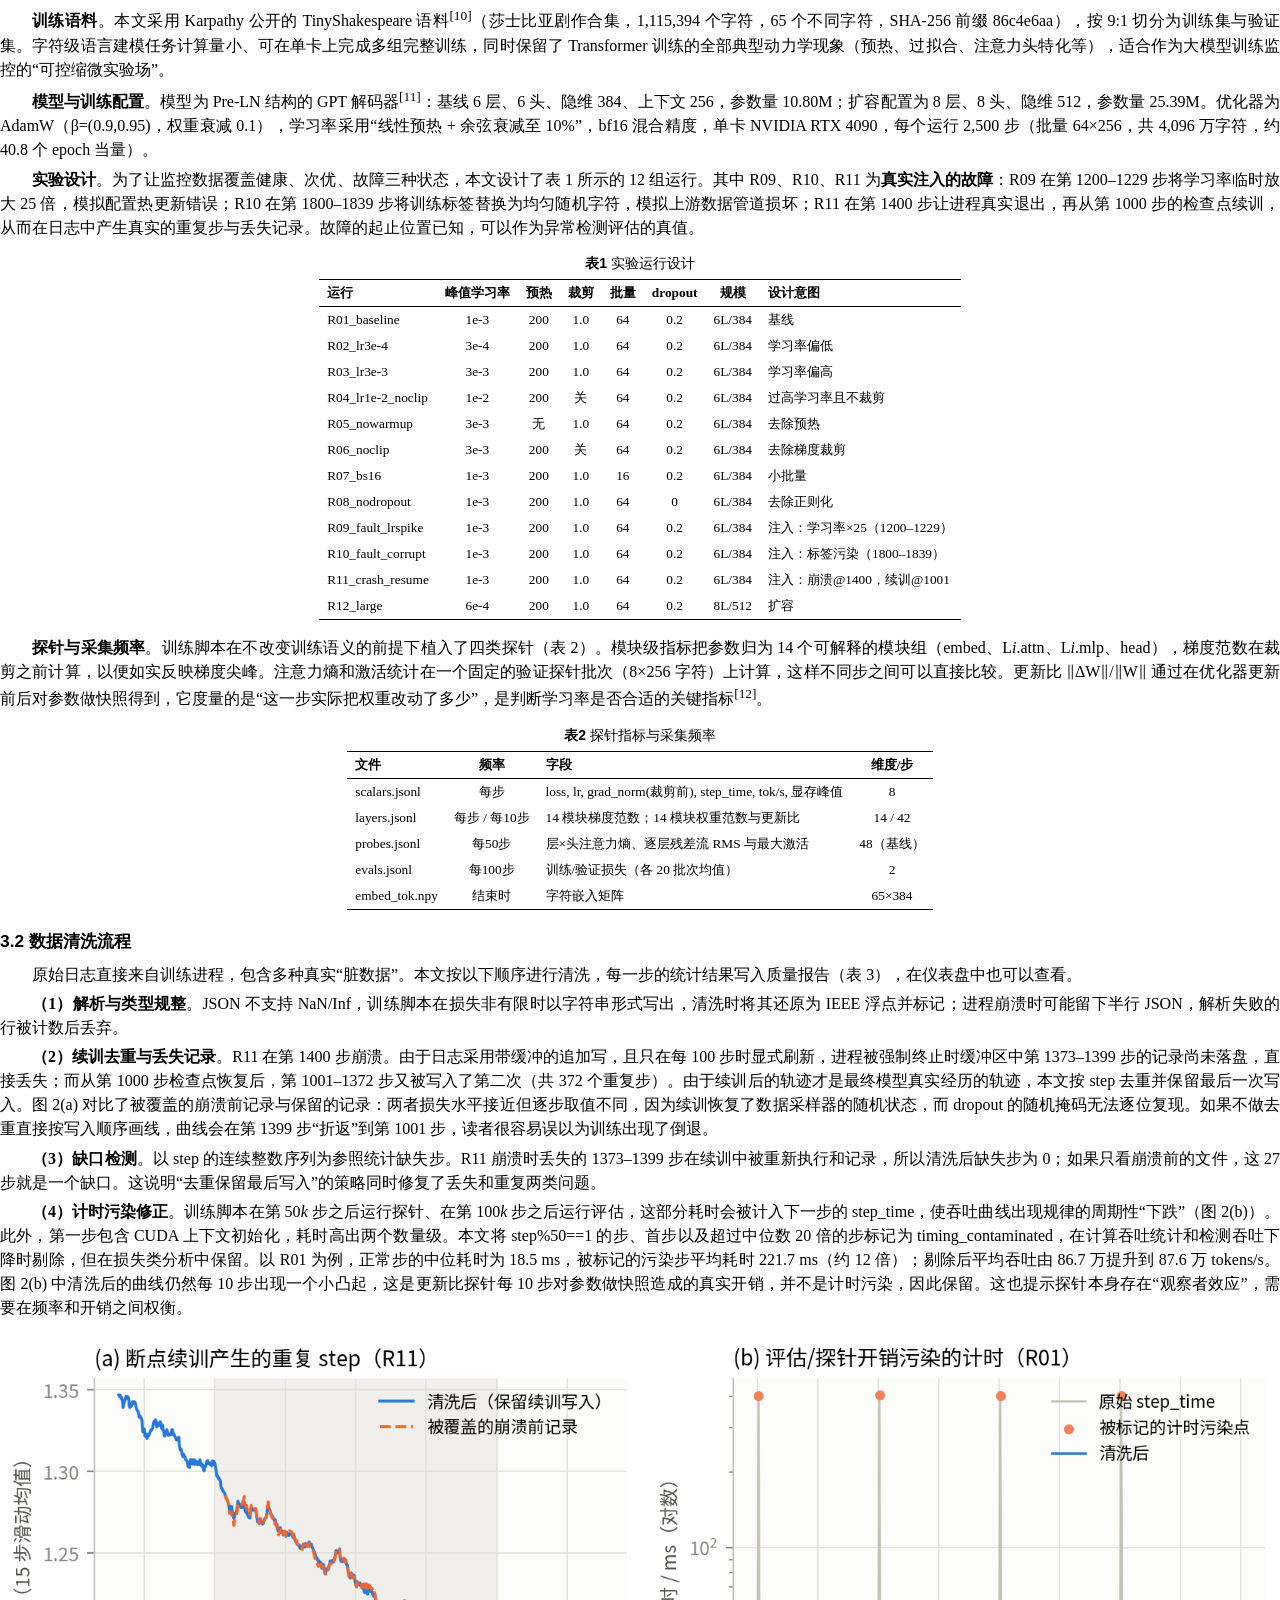
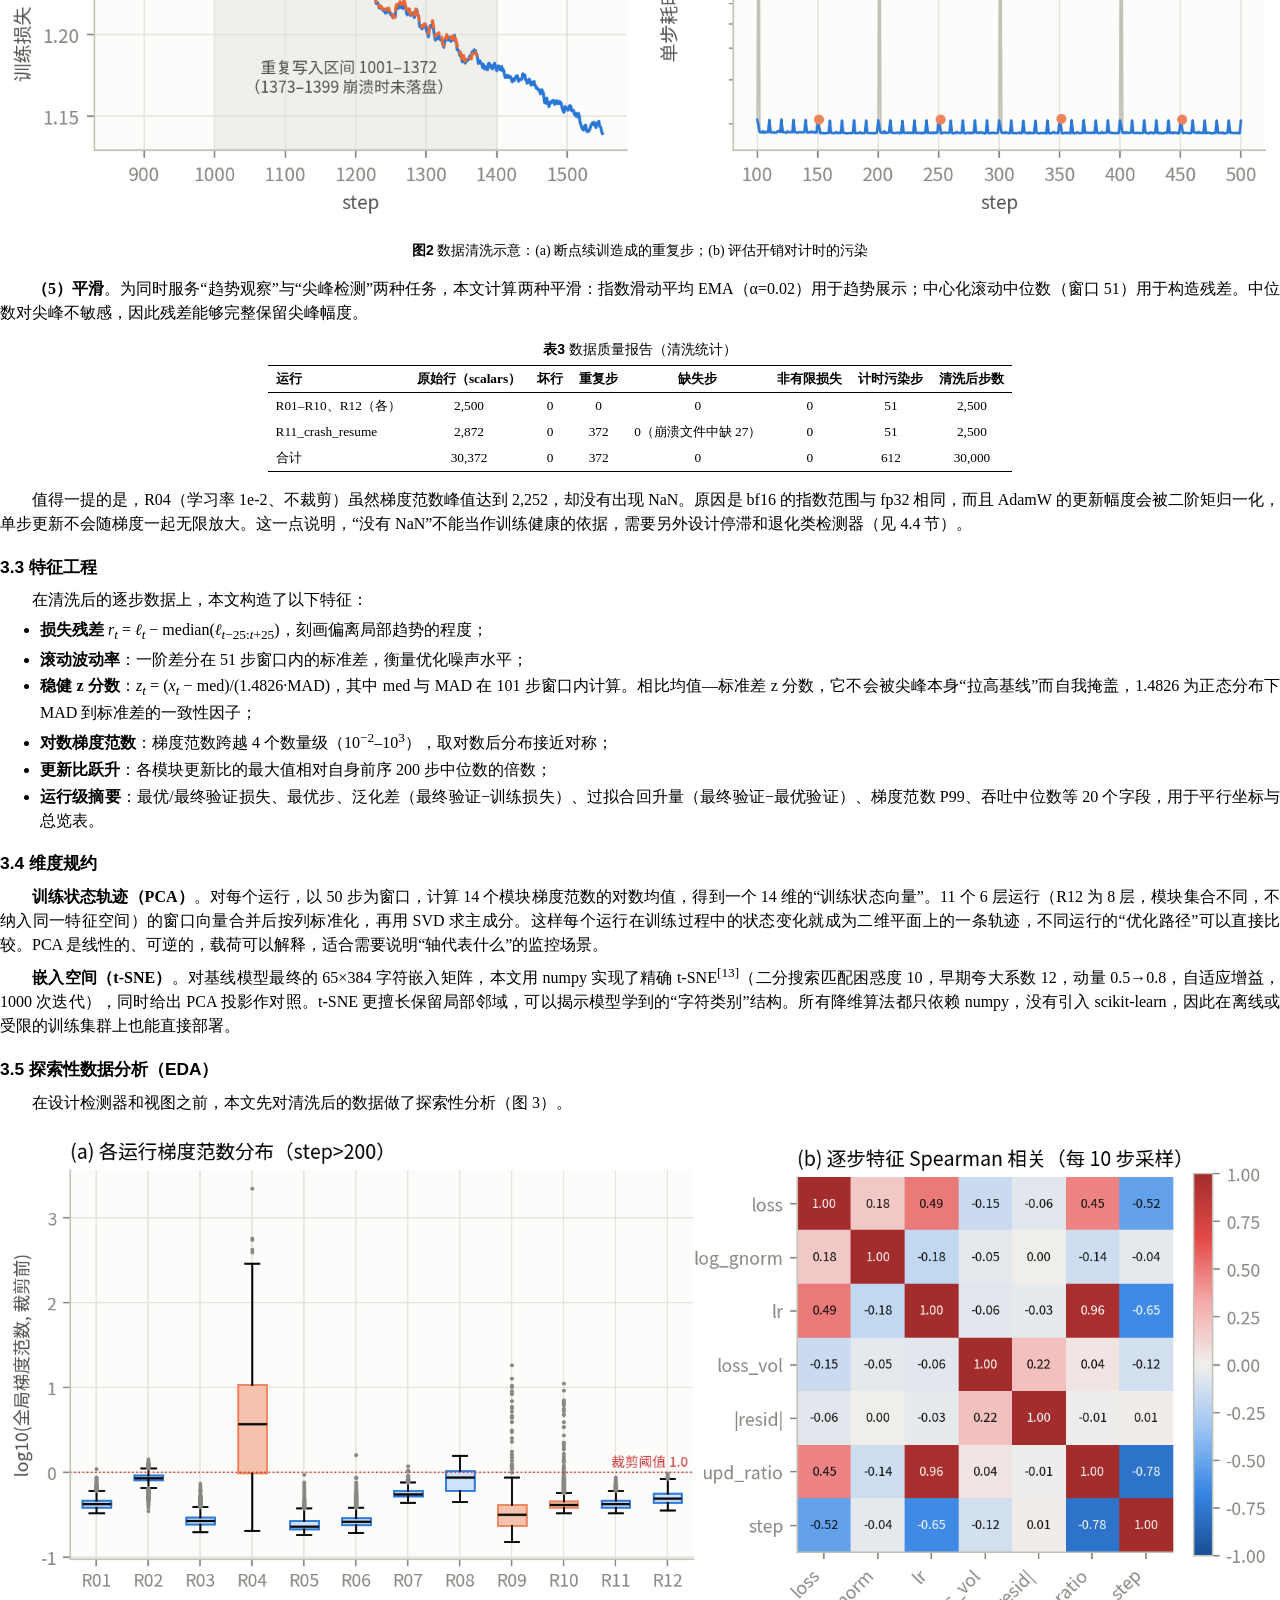
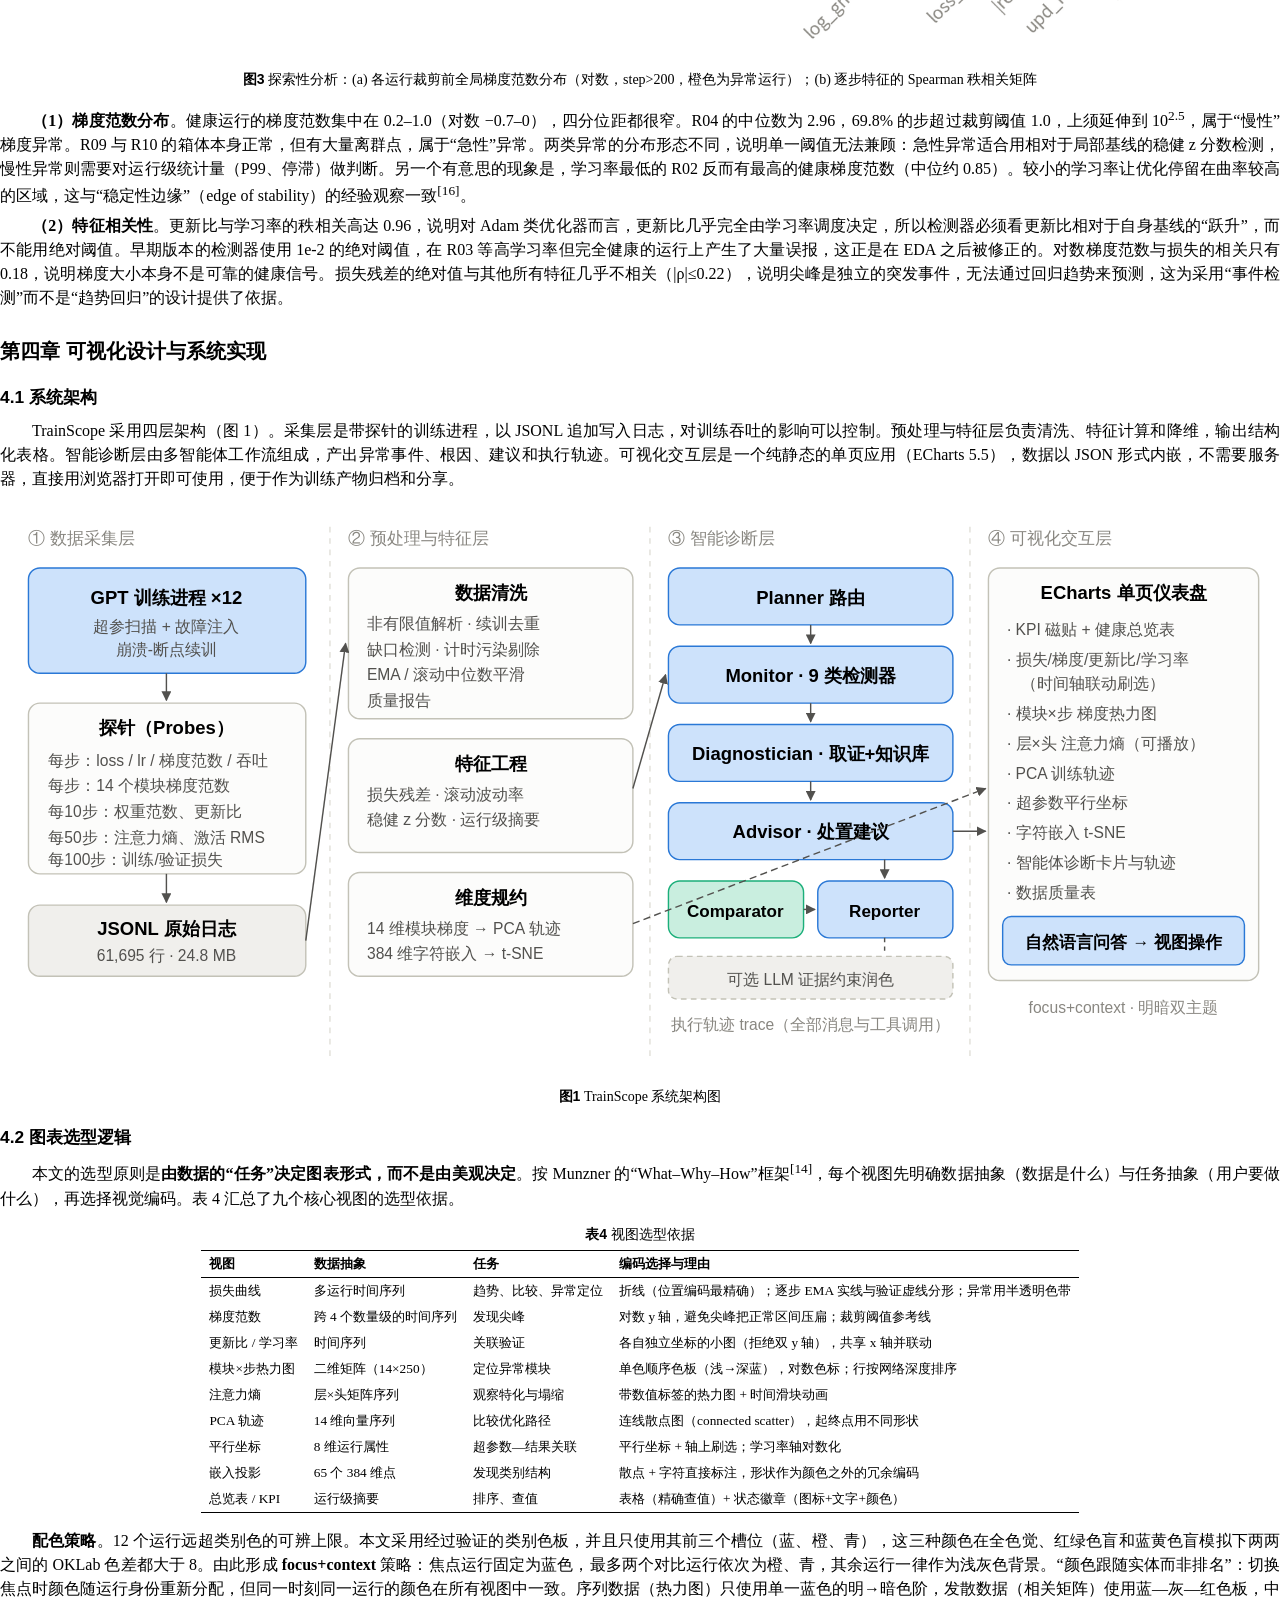
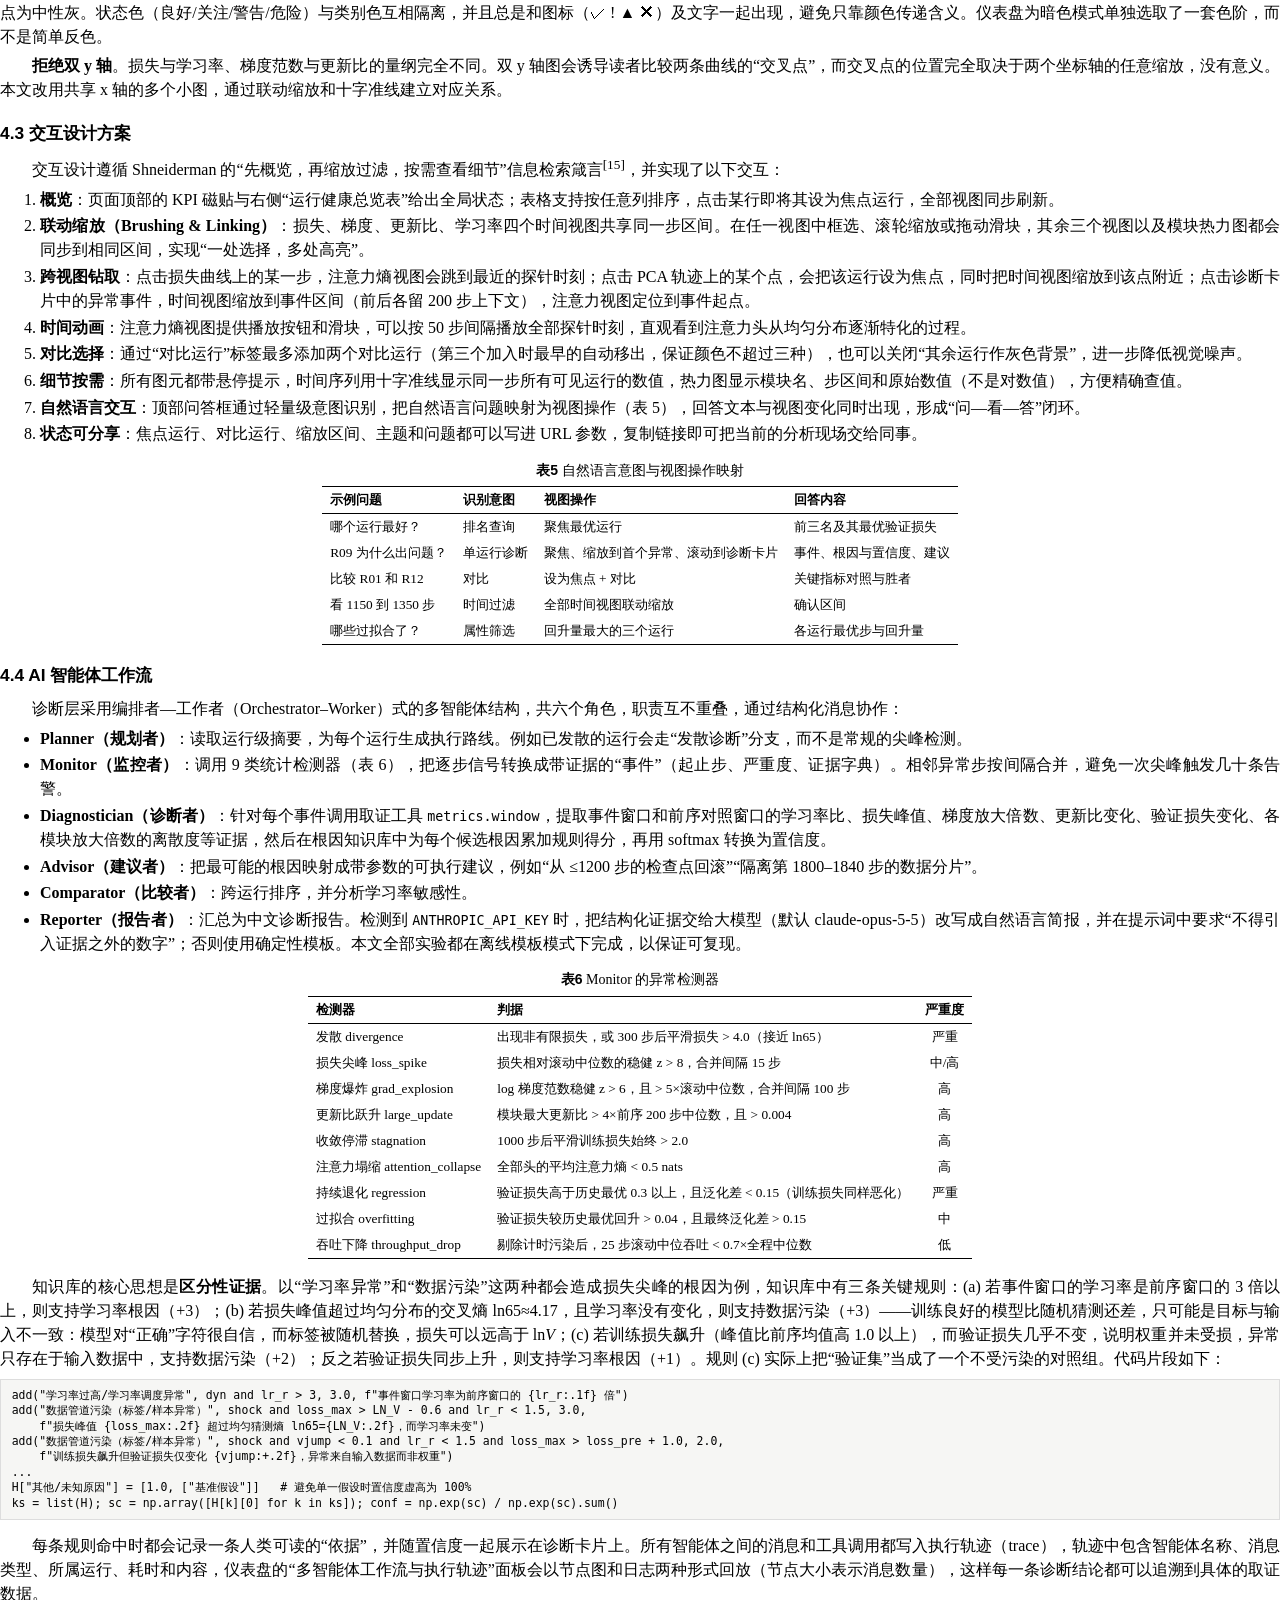
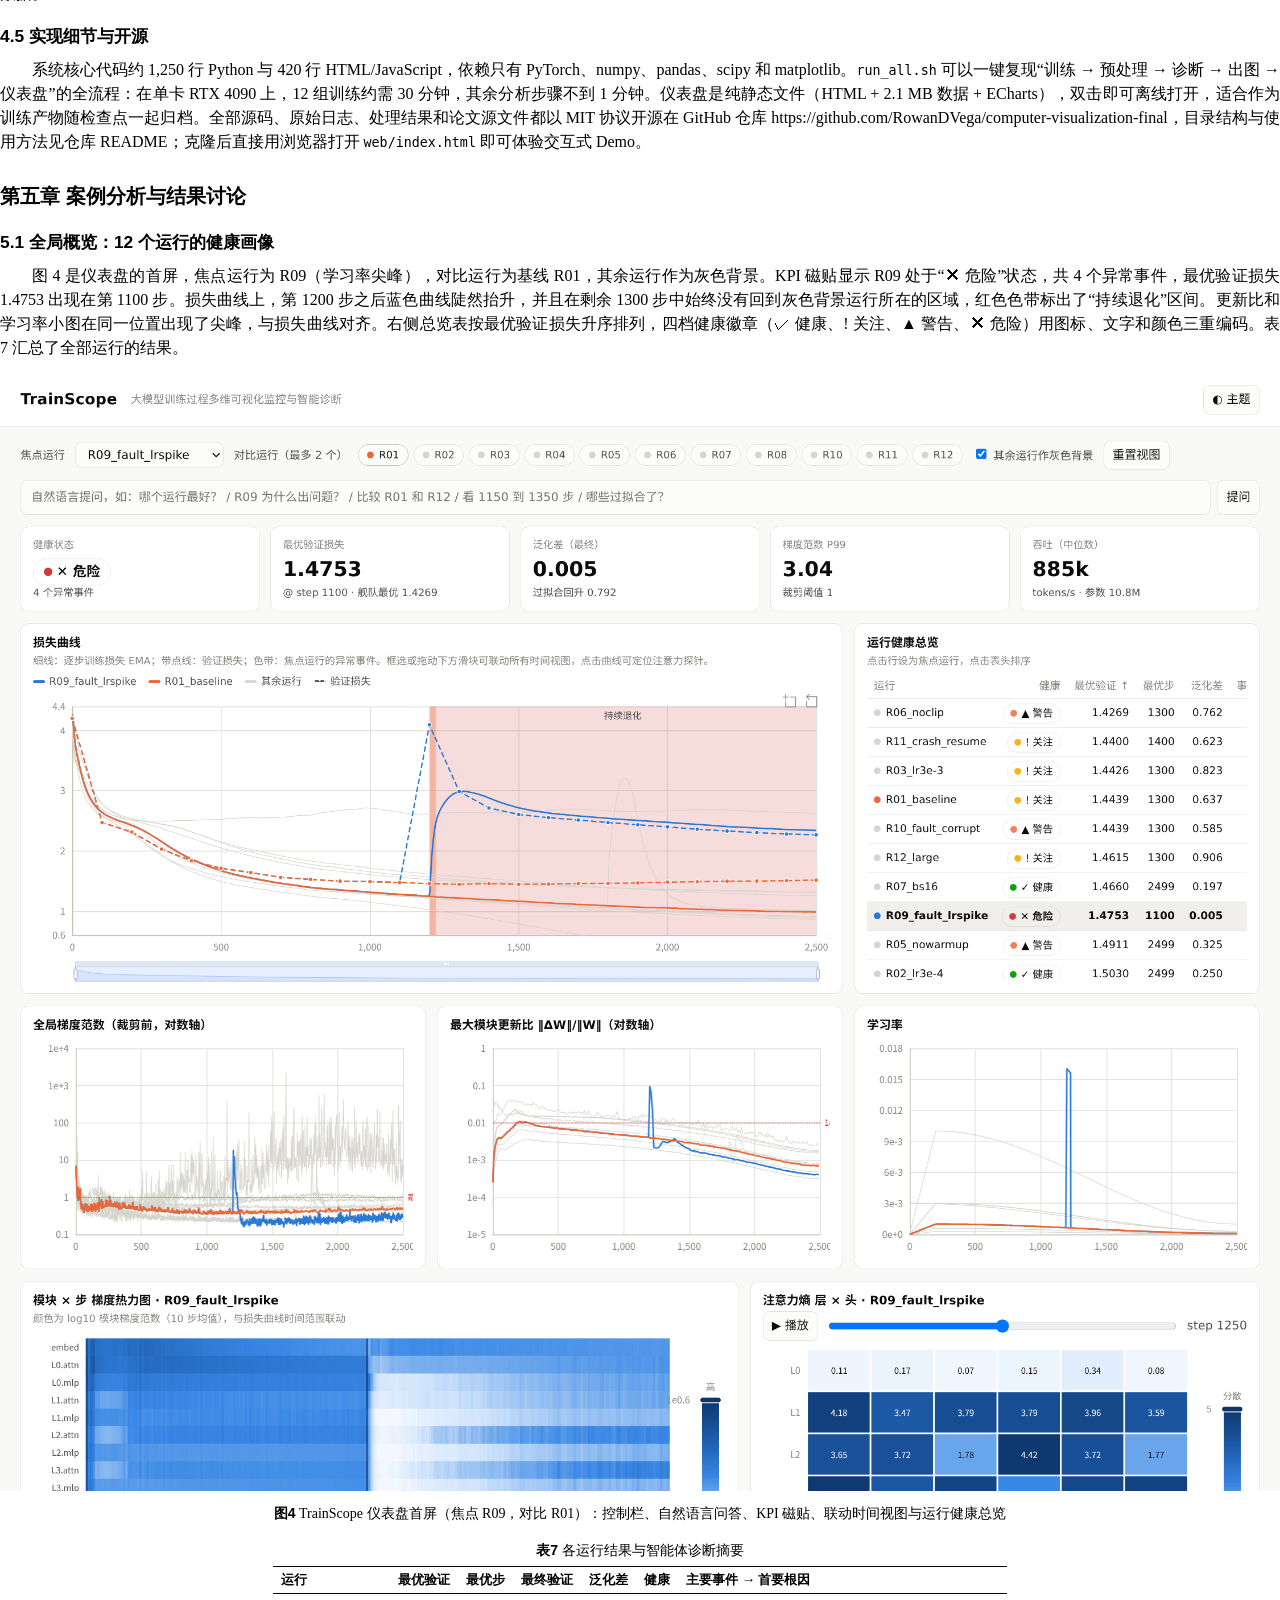
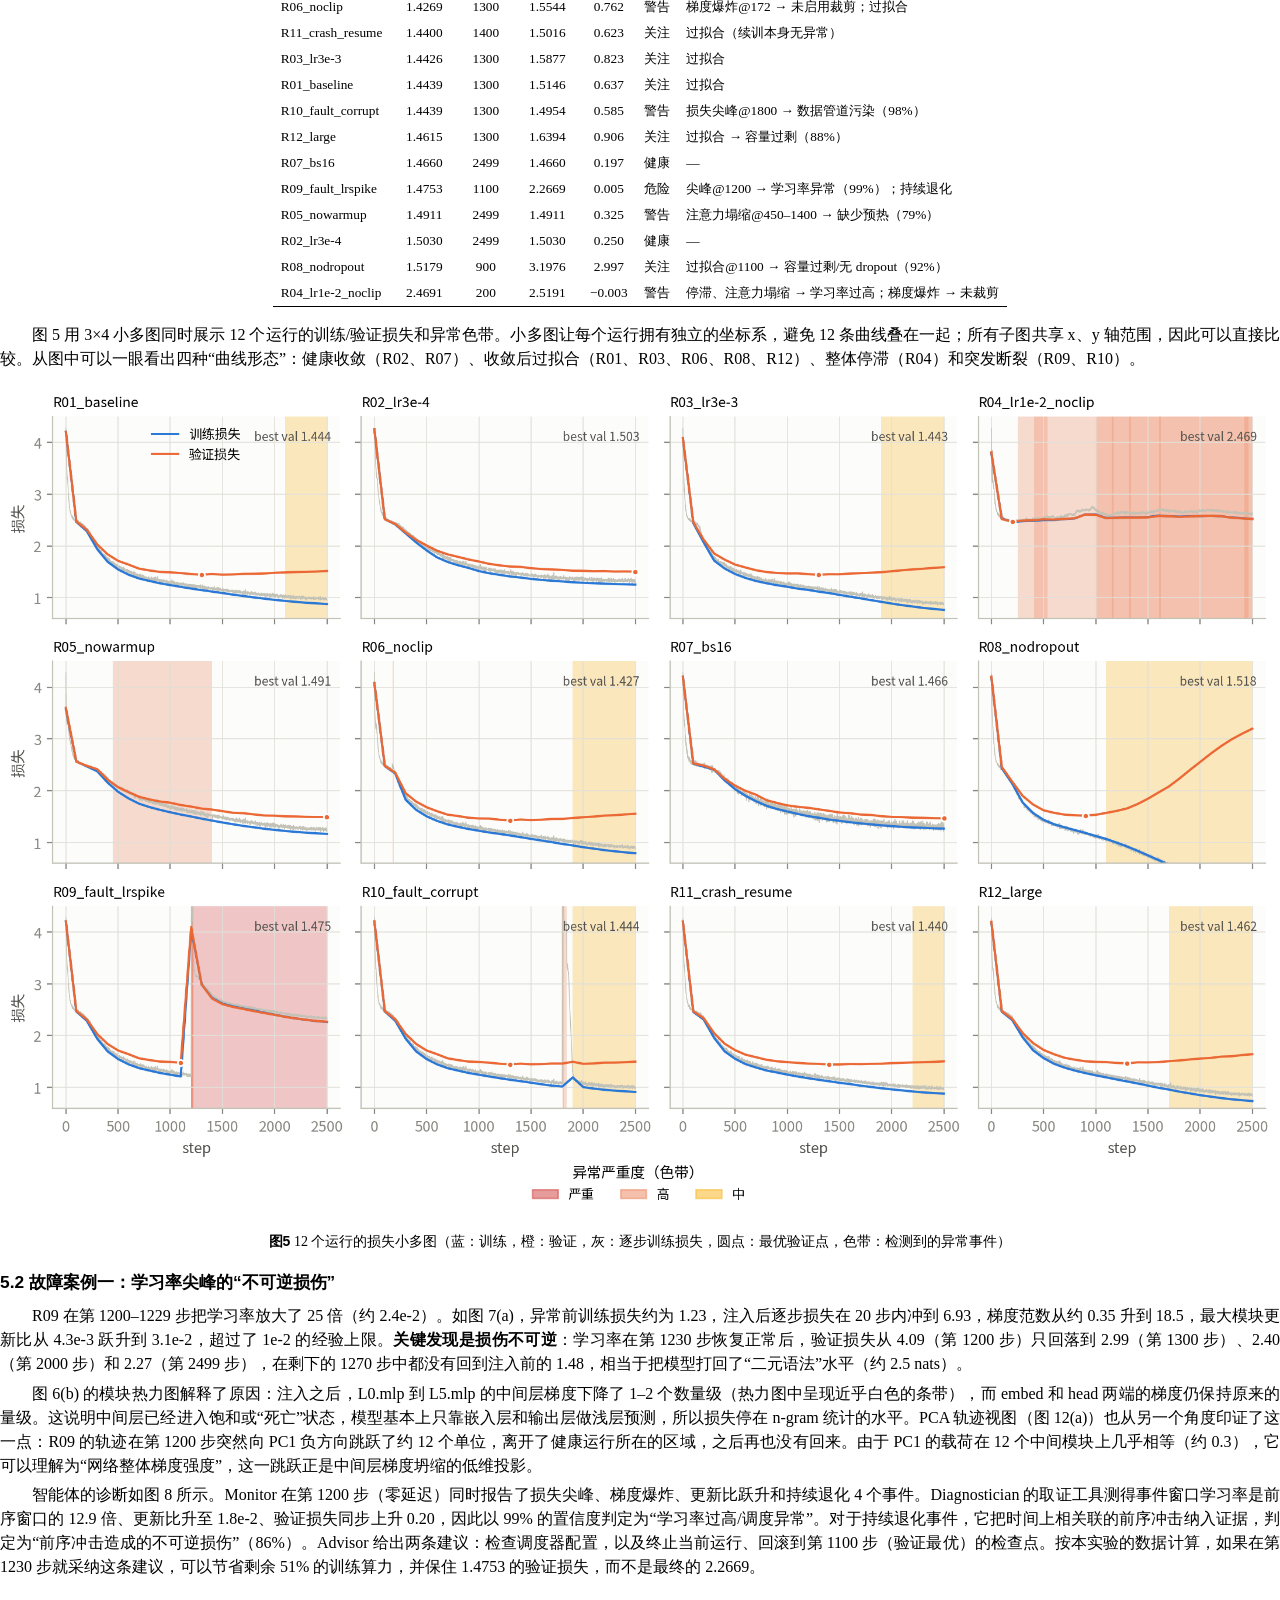
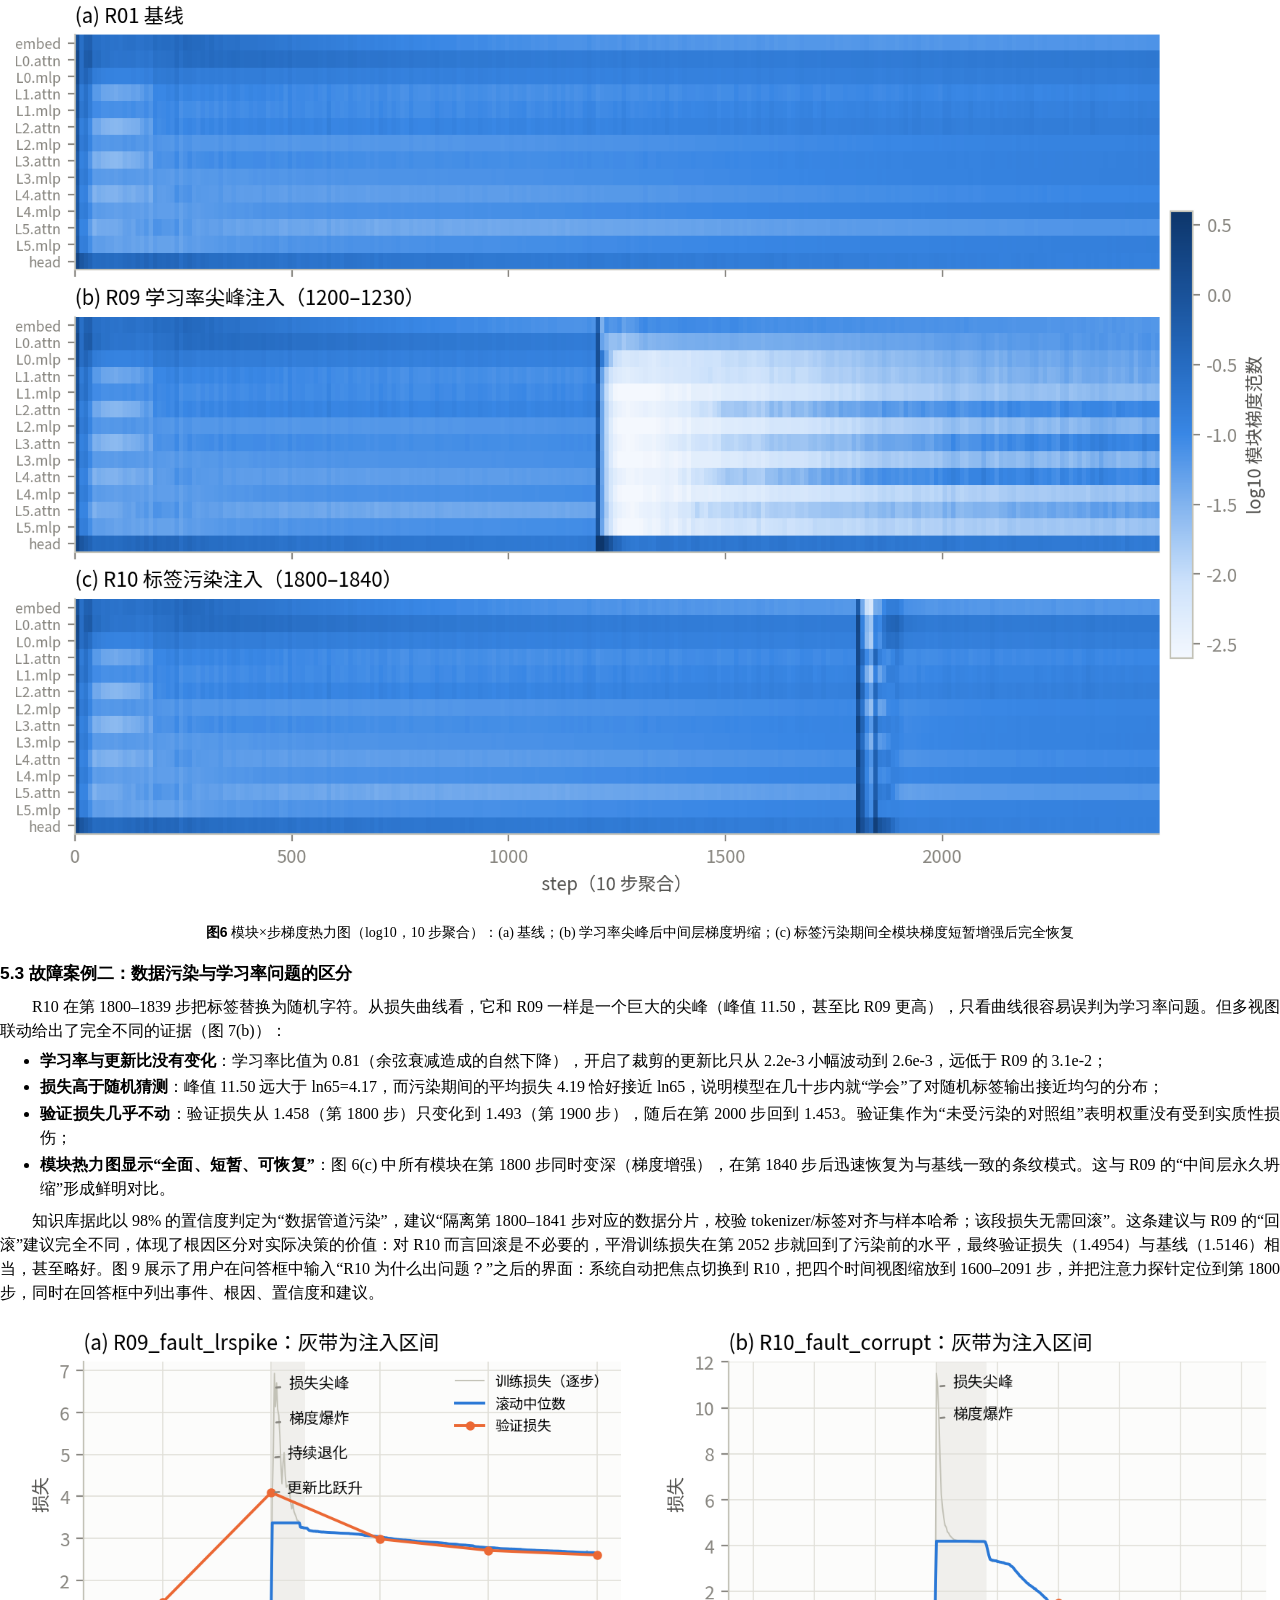
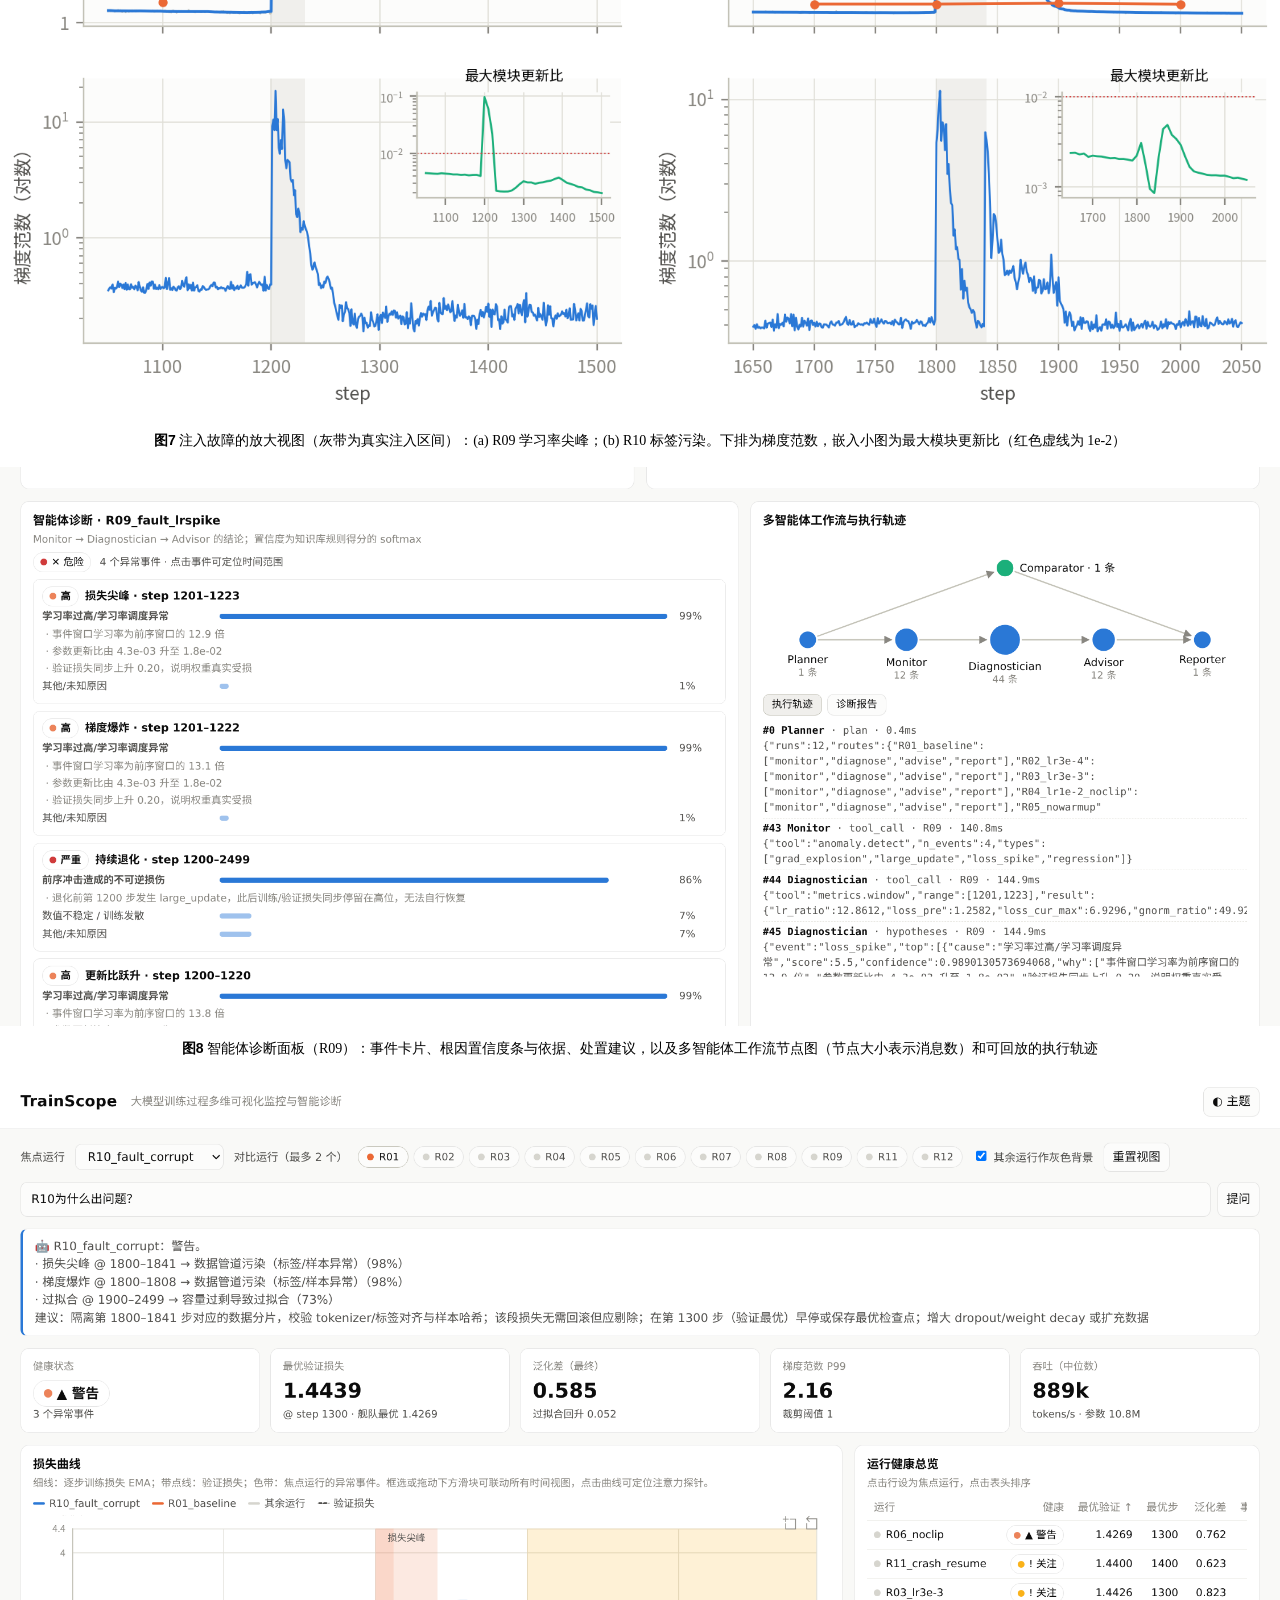
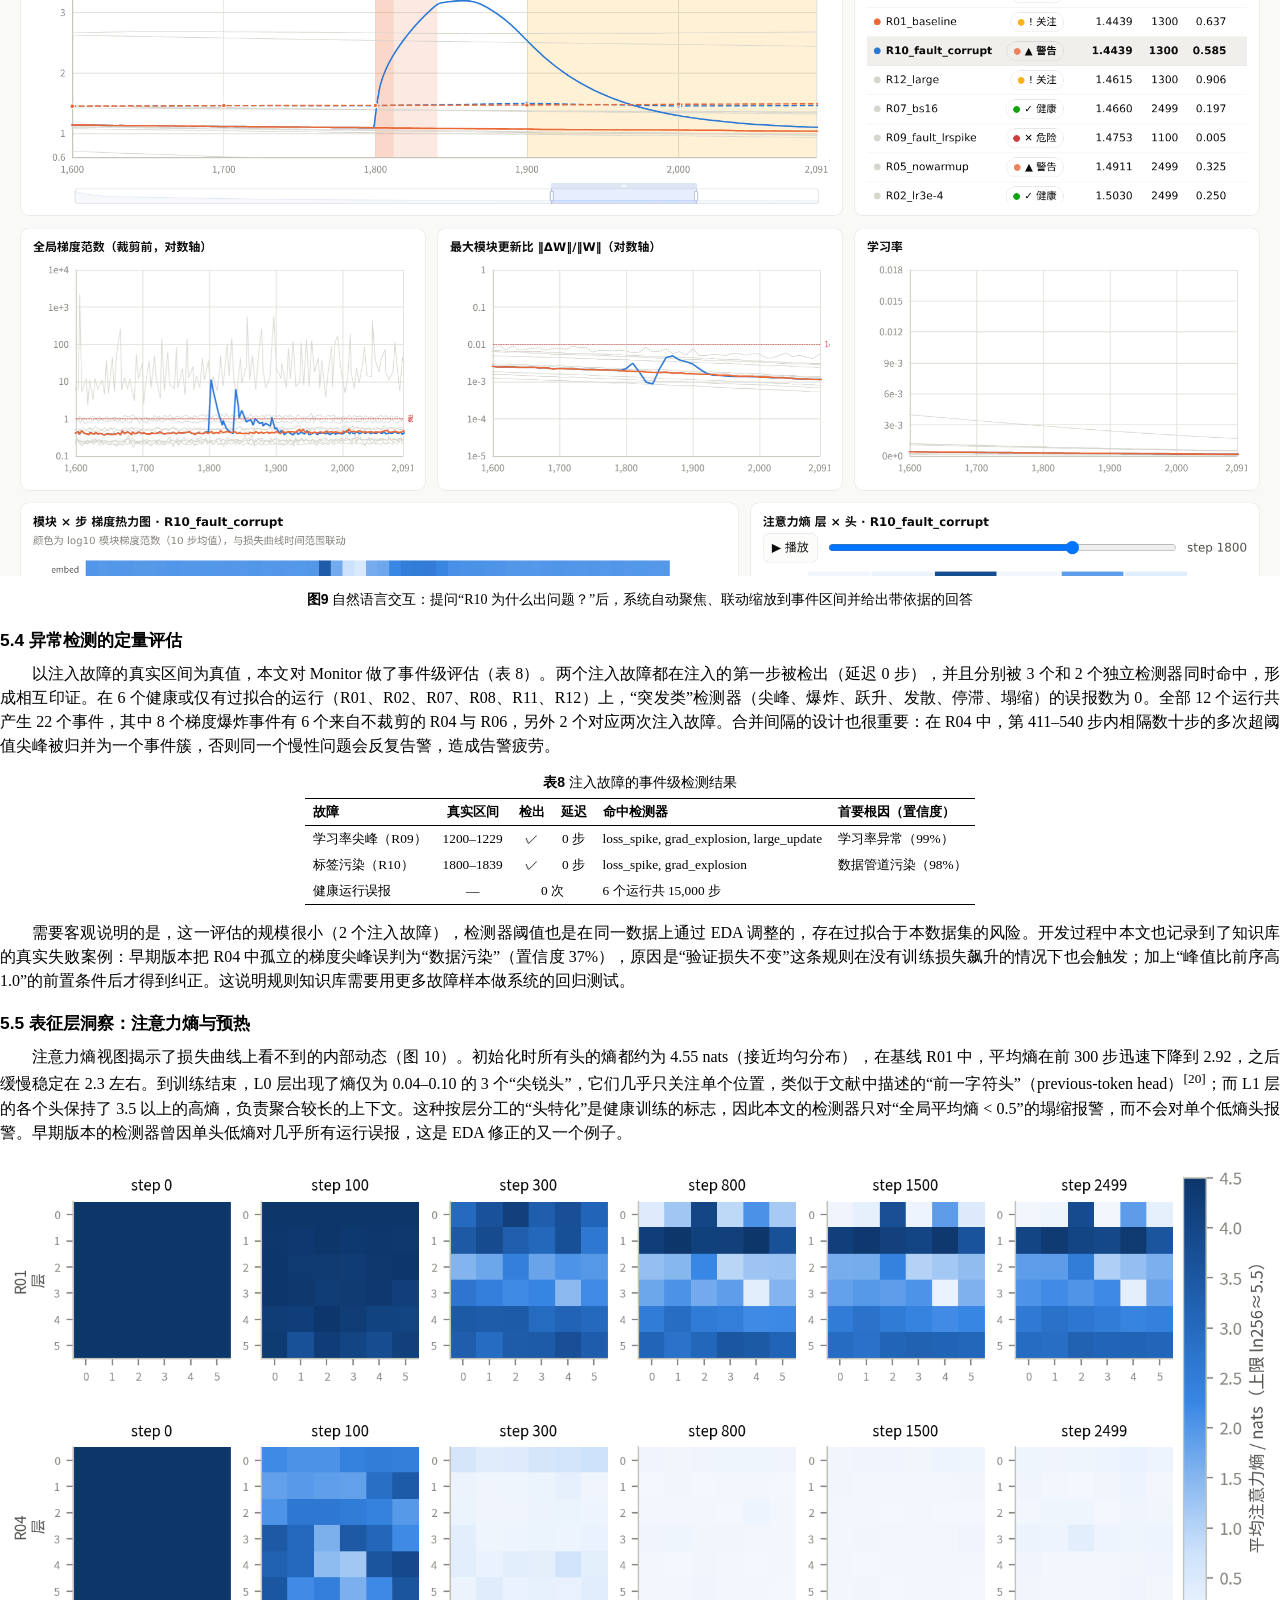
<file: paper/paper.html>
<!doctype html><html lang="zh-CN"><head><meta charset="utf-8"><title>TrainScope 期末论文</title>
<link rel="stylesheet" href="style.css"></head><body><h1 class="title">TrainScope：面向大模型训练过程的<br>多维可视化监控与多智能体诊断系统</h1>
<div class="subtitle">《数据可视化与智能交互》期末论文</div>
<div class="author">姓名：杜禹衡　　学号：23307130324　　2026 年 12 月<br>开源代码与 Demo：<a href="https://github.com/RowanDVega/computer-visualization-final">https://github.com/RowanDVega/computer-visualization-final</a></div>
<h2 style="margin-top:6pt">第一章 题目与摘要</h2>
<div class="abstract">
<p><b class="lbl">摘要：</b>大语言模型训练成本高、周期长，损失尖峰、发散、过拟合等异常若不能及时发现和定位，会造成大量算力浪费。现有工具多停留在指标曲线展示层面，存在信号被噪声淹没、看得见却看不懂、日志本身不可靠、多运行比较视觉混乱等痛点。本文设计并实现了 TrainScope 系统：首先在字符级 GPT 训练中植入逐步、逐模块、逐注意力头的探针，完成 12 组真实训练（含学习率尖峰、标签污染、崩溃续训三类注入故障），得到 61,695 行多维日志；随后经过续训去重、计时污染修正、稳健 z 分数等清洗与特征工程，并用 PCA 和 t-SNE 对模块梯度与字符嵌入降维；在此基础上构建了一个包含 9 类联动视图、采用 focus+context 配色并支持自然语言操控的交互式仪表盘，以及“规划—监控—诊断—建议—报告”多智能体诊断工作流。实验表明：两次注入故障均在注入首步被检出，健康运行上没有误报，根因判别置信度分别为 99% 与 98%；学习率尖峰会造成中间层梯度坍缩式的不可逆损伤，而数据污染可以自行恢复；缺少预热会引发可恢复的注意力熵塌缩；字符嵌入中 96.2% 的小写字母最近邻是其大写形式。系统代码与数据全部开源，可一键复现。</p>
<p class="kw"><b class="lbl">关键词：</b>训练监控；多维数据可视化；交互式可视分析；异常检测；多智能体；大语言模型</p>
</div>

<h2>第二章 引言与背景</h2>

<h3>2.1 业务需求分析</h3>
<p>大语言模型（LLM）训练是典型的高成本、长周期、强不确定性的工程活动。一次千亿参数级别的预训练往往需要数千张加速卡连续运行数周，单日算力成本可达数十万元。在这一场景中，训练过程本身就是需要被“观察”的对象：工程师需要随时回答“训练是否健康”“异常何时开始、源自哪里”“现在应当继续、回滚还是调整超参数”这三类问题。Meta 在 OPT-175B 的训练日志中记录了超过 35 次人工重启，多数源于损失尖峰与硬件故障<sup>[1]</sup>；BLOOM、PaLM 等报告也提到需要通过跳过数据批次、回滚检查点来化解损失尖峰<sup>[2,3]</sup>。这些案例说明，训练监控并非“锦上添花”，而是直接决定算力浪费与项目成败的核心环节。</p>
<p>从可视化与交互的角度看，训练监控具有三个鲜明的数据特征：其一是<b>多尺度时序</b>，指标以“步”为单位高频产生（每秒数步至数十步），同时又需要在数千步尺度上观察趋势；其二是<b>高维结构化</b>，除标量损失外，每个模块的梯度、权重、更新比，每个注意力头的熵，都构成具有“层—模块—头”层级结构的高维张量序列；其三是<b>多运行对比</b>，超参数搜索与消融实验要求在同一视图中比较数十个运行。由此，本文抽象出以下业务需求：</p>
<ul>
<li><b>R1 全局健康感知</b>：在一屏内掌握所有运行的健康等级、最优指标与异常数量；</li>
<li><b>R2 异常的发现与定位</b>：自动发现损失尖峰、梯度爆炸、发散、停滞、过拟合等异常，并定位到具体步区间与具体模块；</li>
<li><b>R3 根因解释与处置建议</b>：区分“学习率问题”“数据问题”“正则化问题”等不同根因，并给出可执行的建议（例如回滚到哪一步）；</li>
<li><b>R4 内部表征洞察</b>：观察模型内部（注意力分布、嵌入空间）如何随训练演化；</li>
<li><b>R5 低门槛交互</b>：支持以自然语言提问的方式驱动视图，降低排障门槛。</li>
</ul>

<h3>2.2 核心痛点</h3>
<p>（1）<b>信息过载与信号淹没</b>。逐步损失天然带有小批量噪声，真实的异常信号往往被淹没在噪声中；而当指标扩展到逐模块、逐头之后，指标数量从个位数膨胀到数百个，人工逐一盯盘不可行。</p>
<p>（2）<b>“看见”不等于“看懂”</b>。损失曲线上的一个尖峰可能由学习率调度错误、上游数据损坏、数值溢出等完全不同的原因造成，处置方式截然不同：学习率问题需要回滚权重，而数据问题只需剔除对应分片。仅凭损失曲线无法区分二者，需要跨指标的联合取证。</p>
<p>（3）<b>日志本身不可靠</b>。真实训练日志存在断点续训造成的重复步、崩溃时的半行写入、评估开销污染的计时、发散后的 NaN/Inf 等“脏数据”。直接可视化原始日志会产生误导性的图形（例如重复步造成曲线回折，评估步造成周期性的伪吞吐下降）。</p>
<p>（4）<b>多运行比较的视觉混乱</b>。当 12 个以上运行叠加在同一坐标系，若为每个运行分配一种颜色，既超过人眼可区分的类别色上限，也使色觉障碍用户无法辨认。</p>

<h3>2.3 现有方案及其局限</h3>
<p>TensorBoard<sup>[4]</sup>是最早普及的训练可视化工具，以标量曲线、直方图和计算图为主，其局限在于：视图之间缺乏联动，没有跨运行的结构化比较，也不具备任何自动诊断能力。Weights &amp; Biases<sup>[5]</sup>与 MLflow 等实验管理平台提供了更完善的多运行比较与平行坐标图，但本质上仍是“指标仪表盘”：异常需要用户自己发现，告警规则需要用户手写阈值，并且模型内部的细粒度表征（如逐头注意力熵）需要用户自行埋点。学术界的可视分析工作，如 DeepTracker<sup>[6]</sup>对 CNN 训练过程的多层级可视化、Hohman 等人对深度学习可视分析的综述<sup>[7]</sup>，以及 BertViz<sup>[8]</sup>对 Transformer 注意力的可视化，都在某一方面做得比较深，但要么针对 CNN 而非 Transformer，要么只分析训练完成后的静态模型，很少把训练过程的动态监控和根因诊断放在同一个系统里。</p>
<p>近两年，基于大模型的智能体被用于数据分析，例如 LIDA<sup>[9]</sup>可以从数据自动生成可视化，Data Interpreter<sup>[21]</sup>等工作可以执行多步分析。不过把这类方法直接用于训练诊断，会碰到两个问题：一是大模型直接读原始曲线时容易编造数字；二是诊断结论缺乏可追溯的证据链。因此本文采用“统计检测器 + 取证工具 + 知识库评分”作为确定性的诊断主干，大模型只是可选的语言润色层，所有结论都以结构化证据为约束。</p>

<h3>2.4 本文工作</h3>
<p>针对上述需求与痛点，本文设计并实现了 TrainScope 系统，主要工作包括：（1）构建了一套带全量探针的 GPT 训练框架，通过 12 组真实训练运行（含 3 类真实注入故障）产生约 24.8 MB、61,695 行原始日志的多维监控数据集；（2）设计了面向训练日志的数据清洗与特征工程流程，并以 PCA 和 t-SNE 对高维梯度与嵌入数据进行规约；（3）实现了一个以 focus+context 为核心配色策略、包含 9 类联动视图的交互式仪表盘；（4）实现了 Planner–Monitor–Diagnostician–Advisor–Comparator–Reporter 多智能体诊断工作流与自然语言视图操控；（5）通过案例分析揭示了学习率、预热、裁剪、正则化对训练动力学的影响规律，并对异常检测的效果进行了事件级评估。</p>

<h2>第三章 数据预处理与特征工程</h2>

<h3>3.1 数据来源</h3>
<p><b>训练语料</b>。本文采用 Karpathy 公开的 TinyShakespeare 语料<sup>[10]</sup>（莎士比亚剧作合集，1,115,394 个字符，65 个不同字符，SHA-256 前缀 86c4e6aa），按 9:1 切分为训练集与验证集。字符级语言建模任务计算量小、可在单卡上完成多组完整训练，同时保留了 Transformer 训练的全部典型动力学现象（预热、过拟合、注意力头特化等），适合作为大模型训练监控的“可控缩微实验场”。</p>
<p><b>模型与训练配置</b>。模型为 Pre-LN 结构的 GPT 解码器<sup>[11]</sup>：基线 6 层、6 头、隐维 384、上下文 256，参数量 10.80M；扩容配置为 8 层、8 头、隐维 512，参数量 25.39M。优化器为 AdamW（β=(0.9,0.95)，权重衰减 0.1），学习率采用“线性预热 + 余弦衰减至 10%”，bf16 混合精度，单卡 NVIDIA RTX 4090，每个运行 2,500 步（批量 64×256，共 4,096 万字符，约 40.8 个 epoch 当量）。</p>
<p><b>实验设计</b>。为了让监控数据覆盖健康、次优、故障三种状态，本文设计了表 1 所示的 12 组运行。其中 R09、R10、R11 为<b>真实注入的故障</b>：R09 在第 1200–1229 步将学习率临时放大 25 倍，模拟配置热更新错误；R10 在第 1800–1839 步将训练标签替换为均匀随机字符，模拟上游数据管道损坏；R11 在第 1400 步让进程真实退出，再从第 1000 步的检查点续训，从而在日志中产生真实的重复步与丢失记录。故障的起止位置已知，可以作为异常检测评估的真值。</p>
<div class="tcap"><b>表1</b> 实验运行设计</div>
<table>
<thead><tr><th class="l">运行</th><th>峰值学习率</th><th>预热</th><th>裁剪</th><th>批量</th><th>dropout</th><th>规模</th><th class="l">设计意图</th></tr></thead>
<tbody>
<tr><td class="l">R01_baseline</td><td>1e-3</td><td>200</td><td>1.0</td><td>64</td><td>0.2</td><td>6L/384</td><td class="l">基线</td></tr>
<tr><td class="l">R02_lr3e-4</td><td>3e-4</td><td>200</td><td>1.0</td><td>64</td><td>0.2</td><td>6L/384</td><td class="l">学习率偏低</td></tr>
<tr><td class="l">R03_lr3e-3</td><td>3e-3</td><td>200</td><td>1.0</td><td>64</td><td>0.2</td><td>6L/384</td><td class="l">学习率偏高</td></tr>
<tr><td class="l">R04_lr1e-2_noclip</td><td>1e-2</td><td>200</td><td>关</td><td>64</td><td>0.2</td><td>6L/384</td><td class="l">过高学习率且不裁剪</td></tr>
<tr><td class="l">R05_nowarmup</td><td>3e-3</td><td>无</td><td>1.0</td><td>64</td><td>0.2</td><td>6L/384</td><td class="l">去除预热</td></tr>
<tr><td class="l">R06_noclip</td><td>3e-3</td><td>200</td><td>关</td><td>64</td><td>0.2</td><td>6L/384</td><td class="l">去除梯度裁剪</td></tr>
<tr><td class="l">R07_bs16</td><td>1e-3</td><td>200</td><td>1.0</td><td>16</td><td>0.2</td><td>6L/384</td><td class="l">小批量</td></tr>
<tr><td class="l">R08_nodropout</td><td>1e-3</td><td>200</td><td>1.0</td><td>64</td><td>0</td><td>6L/384</td><td class="l">去除正则化</td></tr>
<tr><td class="l">R09_fault_lrspike</td><td>1e-3</td><td>200</td><td>1.0</td><td>64</td><td>0.2</td><td>6L/384</td><td class="l">注入：学习率×25（1200–1229）</td></tr>
<tr><td class="l">R10_fault_corrupt</td><td>1e-3</td><td>200</td><td>1.0</td><td>64</td><td>0.2</td><td>6L/384</td><td class="l">注入：标签污染（1800–1839）</td></tr>
<tr><td class="l">R11_crash_resume</td><td>1e-3</td><td>200</td><td>1.0</td><td>64</td><td>0.2</td><td>6L/384</td><td class="l">注入：崩溃@1400，续训@1001</td></tr>
<tr><td class="l">R12_large</td><td>6e-4</td><td>200</td><td>1.0</td><td>64</td><td>0.2</td><td>8L/512</td><td class="l">扩容</td></tr>
</tbody></table>

<p><b>探针与采集频率</b>。训练脚本在不改变训练语义的前提下植入了四类探针（表 2）。模块级指标把参数归为 14 个可解释的模块组（embed、L<i>i</i>.attn、L<i>i</i>.mlp、head），梯度范数在裁剪之前计算，以便如实反映梯度尖峰。注意力熵和激活统计在一个固定的验证探针批次（8×256 字符）上计算，这样不同步之间可以直接比较。更新比 ‖ΔW‖/‖W‖ 通过在优化器更新前后对参数做快照得到，它度量的是“这一步实际把权重改动了多少”，是判断学习率是否合适的关键指标<sup>[12]</sup>。</p>
<div class="tcap"><b>表2</b> 探针指标与采集频率</div>
<table>
<thead><tr><th class="l">文件</th><th>频率</th><th class="l">字段</th><th>维度/步</th></tr></thead>
<tbody>
<tr><td class="l">scalars.jsonl</td><td>每步</td><td class="l">loss, lr, grad_norm(裁剪前), step_time, tok/s, 显存峰值</td><td>8</td></tr>
<tr><td class="l">layers.jsonl</td><td>每步 / 每10步</td><td class="l">14 模块梯度范数；14 模块权重范数与更新比</td><td>14 / 42</td></tr>
<tr><td class="l">probes.jsonl</td><td>每50步</td><td class="l">层×头注意力熵、逐层残差流 RMS 与最大激活</td><td>48（基线）</td></tr>
<tr><td class="l">evals.jsonl</td><td>每100步</td><td class="l">训练/验证损失（各 20 批次均值）</td><td>2</td></tr>
<tr><td class="l">embed_tok.npy</td><td>结束时</td><td class="l">字符嵌入矩阵</td><td>65×384</td></tr>
</tbody></table>

<h3>3.2 数据清洗流程</h3>
<p>原始日志直接来自训练进程，包含多种真实“脏数据”。本文按以下顺序进行清洗，每一步的统计结果写入质量报告（表 3），在仪表盘中也可以查看。</p>
<p><b>（1）解析与类型规整</b>。JSON 不支持 NaN/Inf，训练脚本在损失非有限时以字符串形式写出，清洗时将其还原为 IEEE 浮点并标记；进程崩溃时可能留下半行 JSON，解析失败的行被计数后丢弃。</p>
<p><b>（2）续训去重与丢失记录</b>。R11 在第 1400 步崩溃。由于日志采用带缓冲的追加写，且只在每 100 步时显式刷新，进程被强制终止时缓冲区中第 1373–1399 步的记录尚未落盘，直接丢失；而从第 1000 步检查点恢复后，第 1001–1372 步又被写入了第二次（共 372 个重复步）。由于续训后的轨迹才是最终模型真实经历的轨迹，本文按 step 去重并保留最后一次写入。图 2(a) 对比了被覆盖的崩溃前记录与保留的记录：两者损失水平接近但逐步取值不同，因为续训恢复了数据采样器的随机状态，而 dropout 的随机掩码无法逐位复现。如果不做去重直接按写入顺序画线，曲线会在第 1399 步“折返”到第 1001 步，读者很容易误以为训练出现了倒退。</p>
<p><b>（3）缺口检测</b>。以 step 的连续整数序列为参照统计缺失步。R11 崩溃时丢失的 1373–1399 步在续训中被重新执行和记录，所以清洗后缺失步为 0；如果只看崩溃前的文件，这 27 步就是一个缺口。这说明“去重保留最后写入”的策略同时修复了丢失和重复两类问题。</p>
<p><b>（4）计时污染修正</b>。训练脚本在第 50<i>k</i> 步之后运行探针、在第 100<i>k</i> 步之后运行评估，这部分耗时会被计入下一步的 step_time，使吞吐曲线出现规律的周期性“下跌”（图 2(b)）。此外，第一步包含 CUDA 上下文初始化，耗时高出两个数量级。本文将 step%50==1 的步、首步以及超过中位数 20 倍的步标记为 timing_contaminated，在计算吞吐统计和检测吞吐下降时剔除，但在损失类分析中保留。以 R01 为例，正常步的中位耗时为 18.5 ms，被标记的污染步平均耗时 221.7 ms（约 12 倍）；剔除后平均吞吐由 86.7 万提升到 87.6 万 tokens/s。图 2(b) 中清洗后的曲线仍然每 10 步出现一个小凸起，这是更新比探针每 10 步对参数做快照造成的真实开销，并不是计时污染，因此保留。这也提示探针本身存在“观察者效应”，需要在频率和开销之间权衡。</p>
<figure><img src="figures/fig_cleaning.png" style="width:100%"><figcaption><b>图2</b> 数据清洗示意：(a) 断点续训造成的重复步；(b) 评估开销对计时的污染</figcaption></figure>
<p><b>（5）平滑</b>。为同时服务“趋势观察”与“尖峰检测”两种任务，本文计算两种平滑：指数滑动平均 EMA（α=0.02）用于趋势展示；中心化滚动中位数（窗口 51）用于构造残差。中位数对尖峰不敏感，因此残差能够完整保留尖峰幅度。</p>

<div class="tcap"><b>表3</b> 数据质量报告（清洗统计）</div>
<table>
<thead><tr><th class="l">运行</th><th>原始行（scalars）</th><th>坏行</th><th>重复步</th><th>缺失步</th><th>非有限损失</th><th>计时污染步</th><th>清洗后步数</th></tr></thead>
<tbody>
<tr><td class="l">R01–R10、R12（各）</td><td>2,500</td><td>0</td><td>0</td><td>0</td><td>0</td><td>51</td><td>2,500</td></tr>
<tr><td class="l">R11_crash_resume</td><td>2,872</td><td>0</td><td>372</td><td>0（崩溃文件中缺 27）</td><td>0</td><td>51</td><td>2,500</td></tr>
<tr><td class="l">合计</td><td>30,372</td><td>0</td><td>372</td><td>0</td><td>0</td><td>612</td><td>30,000</td></tr>
</tbody></table>
<p>值得一提的是，R04（学习率 1e-2、不裁剪）虽然梯度范数峰值达到 2,252，却没有出现 NaN。原因是 bf16 的指数范围与 fp32 相同，而且 AdamW 的更新幅度会被二阶矩归一化，单步更新不会随梯度一起无限放大。这一点说明，“没有 NaN”不能当作训练健康的依据，需要另外设计停滞和退化类检测器（见 4.4 节）。</p>
<h3>3.3 特征工程</h3>
<p>在清洗后的逐步数据上，本文构造了以下特征：</p>
<ul>
<li><b>损失残差</b> <i>r<sub>t</sub></i> = <i>ℓ<sub>t</sub></i> − median(<i>ℓ</i><sub><i>t</i>−25:<i>t</i>+25</sub>)，刻画偏离局部趋势的程度；</li>
<li><b>滚动波动率</b>：一阶差分在 51 步窗口内的标准差，衡量优化噪声水平；</li>
<li><b>稳健 z 分数</b>：<i>z<sub>t</sub></i> = (<i>x<sub>t</sub></i> − med)/(1.4826·MAD)，其中 med 与 MAD 在 101 步窗口内计算。相比均值—标准差 z 分数，它不会被尖峰本身“拉高基线”而自我掩盖，1.4826 为正态分布下 MAD 到标准差的一致性因子；</li>
<li><b>对数梯度范数</b>：梯度范数跨越 4 个数量级（10<sup>−2</sup>–10<sup>3</sup>），取对数后分布接近对称；</li>
<li><b>更新比跃升</b>：各模块更新比的最大值相对自身前序 200 步中位数的倍数；</li>
<li><b>运行级摘要</b>：最优/最终验证损失、最优步、泛化差（最终验证−训练损失）、过拟合回升量（最终验证−最优验证）、梯度范数 P99、吞吐中位数等 20 个字段，用于平行坐标与总览表。</li>
</ul>

<h3>3.4 维度规约</h3>
<p><b>训练状态轨迹（PCA）</b>。对每个运行，以 50 步为窗口，计算 14 个模块梯度范数的对数均值，得到一个 14 维的“训练状态向量”。11 个 6 层运行（R12 为 8 层，模块集合不同，不纳入同一特征空间）的窗口向量合并后按列标准化，再用 SVD 求主成分。这样每个运行在训练过程中的状态变化就成为二维平面上的一条轨迹，不同运行的“优化路径”可以直接比较。PCA 是线性的、可逆的，载荷可以解释，适合需要说明“轴代表什么”的监控场景。</p>
<p><b>嵌入空间（t-SNE）</b>。对基线模型最终的 65×384 字符嵌入矩阵，本文用 numpy 实现了精确 t-SNE<sup>[13]</sup>（二分搜索匹配困惑度 10，早期夸大系数 12，动量 0.5→0.8，自适应增益，1000 次迭代），同时给出 PCA 投影作对照。t-SNE 更擅长保留局部邻域，可以揭示模型学到的“字符类别”结构。所有降维算法都只依赖 numpy，没有引入 scikit-learn，因此在离线或受限的训练集群上也能直接部署。</p>


<h3>3.5 探索性数据分析（EDA）</h3>
<p>在设计检测器和视图之前，本文先对清洗后的数据做了探索性分析（图 3）。</p>
<figure><img src="figures/fig_eda.png" style="width:100%"><figcaption><b>图3</b> 探索性分析：(a) 各运行裁剪前全局梯度范数分布（对数，step&gt;200，橙色为异常运行）；(b) 逐步特征的 Spearman 秩相关矩阵</figcaption></figure>
<p><b>（1）梯度范数分布</b>。健康运行的梯度范数集中在 0.2–1.0（对数 −0.7–0），四分位距都很窄。R04 的中位数为 2.96，69.8% 的步超过裁剪阈值 1.0，上须延伸到 10<sup>2.5</sup>，属于“慢性”梯度异常。R09 与 R10 的箱体本身正常，但有大量离群点，属于“急性”异常。两类异常的分布形态不同，说明单一阈值无法兼顾：急性异常适合用相对于局部基线的稳健 z 分数检测，慢性异常则需要对运行级统计量（P99、停滞）做判断。另一个有意思的现象是，学习率最低的 R02 反而有最高的健康梯度范数（中位约 0.85）。较小的学习率让优化停留在曲率较高的区域，这与“稳定性边缘”（edge of stability）的经验观察一致<sup>[16]</sup>。</p>
<p><b>（2）特征相关性</b>。更新比与学习率的秩相关高达 0.96，说明对 Adam 类优化器而言，更新比几乎完全由学习率调度决定，所以检测器必须看更新比相对于自身基线的“跃升”，而不能用绝对阈值。早期版本的检测器使用 1e-2 的绝对阈值，在 R03 等高学习率但完全健康的运行上产生了大量误报，这正是在 EDA 之后被修正的。对数梯度范数与损失的相关只有 0.18，说明梯度大小本身不是可靠的健康信号。损失残差的绝对值与其他所有特征几乎不相关（|ρ|≤0.22），说明尖峰是独立的突发事件，无法通过回归趋势来预测，这为采用“事件检测”而不是“趋势回归”的设计提供了依据。</p>

<h2>第四章 可视化设计与系统实现</h2>

<h3>4.1 系统架构</h3>
<p>TrainScope 采用四层架构（图 1）。采集层是带探针的训练进程，以 JSONL 追加写入日志，对训练吞吐的影响可以控制。预处理与特征层负责清洗、特征计算和降维，输出结构化表格。智能诊断层由多智能体工作流组成，产出异常事件、根因、建议和执行轨迹。可视化交互层是一个纯静态的单页应用（ECharts 5.5），数据以 JSON 形式内嵌，不需要服务器，直接用浏览器打开即可使用，便于作为训练产物归档和分享。</p>
<figure><img src="figures/arch.svg" style="width:100%"><figcaption><b>图1</b> TrainScope 系统架构图</figcaption></figure>

<h3>4.2 图表选型逻辑</h3>
<p>本文的选型原则是<b>由数据的“任务”决定图表形式，而不是由美观决定</b>。按 Munzner 的“What–Why–How”框架<sup>[14]</sup>，每个视图先明确数据抽象（数据是什么）与任务抽象（用户要做什么），再选择视觉编码。表 4 汇总了九个核心视图的选型依据。</p>
<div class="tcap"><b>表4</b> 视图选型依据</div>
<table>
<thead><tr><th class="l">视图</th><th class="l">数据抽象</th><th class="l">任务</th><th class="l">编码选择与理由</th></tr></thead>
<tbody>
<tr><td class="l">损失曲线</td><td class="l">多运行时间序列</td><td class="l">趋势、比较、异常定位</td><td class="l">折线（位置编码最精确）；逐步 EMA 实线与验证虚线分形；异常用半透明色带</td></tr>
<tr><td class="l">梯度范数</td><td class="l">跨 4 个数量级的时间序列</td><td class="l">发现尖峰</td><td class="l">对数 y 轴，避免尖峰把正常区间压扁；裁剪阈值参考线</td></tr>
<tr><td class="l">更新比 / 学习率</td><td class="l">时间序列</td><td class="l">关联验证</td><td class="l">各自独立坐标的小图（拒绝双 y 轴），共享 x 轴并联动</td></tr>
<tr><td class="l">模块×步热力图</td><td class="l">二维矩阵（14×250）</td><td class="l">定位异常模块</td><td class="l">单色顺序色板（浅→深蓝），对数色标；行按网络深度排序</td></tr>
<tr><td class="l">注意力熵</td><td class="l">层×头矩阵序列</td><td class="l">观察特化与塌缩</td><td class="l">带数值标签的热力图 + 时间滑块动画</td></tr>
<tr><td class="l">PCA 轨迹</td><td class="l">14 维向量序列</td><td class="l">比较优化路径</td><td class="l">连线散点图（connected scatter），起终点用不同形状</td></tr>
<tr><td class="l">平行坐标</td><td class="l">8 维运行属性</td><td class="l">超参数—结果关联</td><td class="l">平行坐标 + 轴上刷选；学习率轴对数化</td></tr>
<tr><td class="l">嵌入投影</td><td class="l">65 个 384 维点</td><td class="l">发现类别结构</td><td class="l">散点 + 字符直接标注，形状作为颜色之外的冗余编码</td></tr>
<tr><td class="l">总览表 / KPI</td><td class="l">运行级摘要</td><td class="l">排序、查值</td><td class="l">表格（精确查值）+ 状态徽章（图标+文字+颜色）</td></tr>
</tbody></table>
<p><b>配色策略</b>。12 个运行远超类别色的可辨上限。本文采用经过验证的类别色板，并且只使用其前三个槽位（蓝、橙、青），这三种颜色在全色觉、红绿色盲和蓝黄色盲模拟下两两之间的 OKLab 色差都大于 8。由此形成 <b>focus+context</b> 策略：焦点运行固定为蓝色，最多两个对比运行依次为橙、青，其余运行一律作为浅灰色背景。“颜色跟随实体而非排名”：切换焦点时颜色随运行身份重新分配，但同一时刻同一运行的颜色在所有视图中一致。序列数据（热力图）只使用单一蓝色的明→暗色阶，发散数据（相关矩阵）使用蓝—灰—红色板，中点为中性灰。状态色（良好/关注/警告/危险）与类别色互相隔离，并且总是和图标（✓ ! ▲ ✕）及文字一起出现，避免只靠颜色传递含义。仪表盘为暗色模式单独选取了一套色阶，而不是简单反色。</p>
<p><b>拒绝双 y 轴</b>。损失与学习率、梯度范数与更新比的量纲完全不同。双 y 轴图会诱导读者比较两条曲线的“交叉点”，而交叉点的位置完全取决于两个坐标轴的任意缩放，没有意义。本文改用共享 x 轴的多个小图，通过联动缩放和十字准线建立对应关系。</p>

<h3>4.3 交互设计方案</h3>
<p>交互设计遵循 Shneiderman 的“先概览，再缩放过滤，按需查看细节”信息检索箴言<sup>[15]</sup>，并实现了以下交互：</p>
<ol>
<li><b>概览</b>：页面顶部的 KPI 磁贴与右侧“运行健康总览表”给出全局状态；表格支持按任意列排序，点击某行即将其设为焦点运行，全部视图同步刷新。</li>
<li><b>联动缩放（Brushing &amp; Linking）</b>：损失、梯度、更新比、学习率四个时间视图共享同一步区间。在任一视图中框选、滚轮缩放或拖动滑块，其余三个视图以及模块热力图都会同步到相同区间，实现“一处选择，多处高亮”。</li>
<li><b>跨视图钻取</b>：点击损失曲线上的某一步，注意力熵视图会跳到最近的探针时刻；点击 PCA 轨迹上的某个点，会把该运行设为焦点，同时把时间视图缩放到该点附近；点击诊断卡片中的异常事件，时间视图缩放到事件区间（前后各留 200 步上下文），注意力视图定位到事件起点。</li>
<li><b>时间动画</b>：注意力熵视图提供播放按钮和滑块，可以按 50 步间隔播放全部探针时刻，直观看到注意力头从均匀分布逐渐特化的过程。</li>
<li><b>对比选择</b>：通过“对比运行”标签最多添加两个对比运行（第三个加入时最早的自动移出，保证颜色不超过三种），也可以关闭“其余运行作灰色背景”，进一步降低视觉噪声。</li>
<li><b>细节按需</b>：所有图元都带悬停提示，时间序列用十字准线显示同一步所有可见运行的数值，热力图显示模块名、步区间和原始数值（不是对数值），方便精确查值。</li>
<li><b>自然语言交互</b>：顶部问答框通过轻量级意图识别，把自然语言问题映射为视图操作（表 5），回答文本与视图变化同时出现，形成“问—看—答”闭环。</li>
<li><b>状态可分享</b>：焦点运行、对比运行、缩放区间、主题和问题都可以写进 URL 参数，复制链接即可把当前的分析现场交给同事。</li>
</ol>
<div class="tcap"><b>表5</b> 自然语言意图与视图操作映射</div>
<table>
<thead><tr><th class="l">示例问题</th><th class="l">识别意图</th><th class="l">视图操作</th><th class="l">回答内容</th></tr></thead>
<tbody>
<tr><td class="l">哪个运行最好？</td><td class="l">排名查询</td><td class="l">聚焦最优运行</td><td class="l">前三名及其最优验证损失</td></tr>
<tr><td class="l">R09 为什么出问题？</td><td class="l">单运行诊断</td><td class="l">聚焦、缩放到首个异常、滚动到诊断卡片</td><td class="l">事件、根因与置信度、建议</td></tr>
<tr><td class="l">比较 R01 和 R12</td><td class="l">对比</td><td class="l">设为焦点 + 对比</td><td class="l">关键指标对照与胜者</td></tr>
<tr><td class="l">看 1150 到 1350 步</td><td class="l">时间过滤</td><td class="l">全部时间视图联动缩放</td><td class="l">确认区间</td></tr>
<tr><td class="l">哪些过拟合了？</td><td class="l">属性筛选</td><td class="l">回升量最大的三个运行</td><td class="l">各运行最优步与回升量</td></tr>
</tbody></table>

<h3>4.4 AI 智能体工作流</h3>
<p>诊断层采用编排者—工作者（Orchestrator–Worker）式的多智能体结构，共六个角色，职责互不重叠，通过结构化消息协作：</p>
<ul>
<li><b>Planner（规划者）</b>：读取运行级摘要，为每个运行生成执行路线。例如已发散的运行会走“发散诊断”分支，而不是常规的尖峰检测。</li>
<li><b>Monitor（监控者）</b>：调用 9 类统计检测器（表 6），把逐步信号转换成带证据的“事件”（起止步、严重度、证据字典）。相邻异常步按间隔合并，避免一次尖峰触发几十条告警。</li>
<li><b>Diagnostician（诊断者）</b>：针对每个事件调用取证工具 <code>metrics.window</code>，提取事件窗口和前序对照窗口的学习率比、损失峰值、梯度放大倍数、更新比变化、验证损失变化、各模块放大倍数的离散度等证据，然后在根因知识库中为每个候选根因累加规则得分，再用 softmax 转换为置信度。</li>
<li><b>Advisor（建议者）</b>：把最可能的根因映射成带参数的可执行建议，例如“从 ≤1200 步的检查点回滚”“隔离第 1800–1840 步的数据分片”。</li>
<li><b>Comparator（比较者）</b>：跨运行排序，并分析学习率敏感性。</li>
<li><b>Reporter（报告者）</b>：汇总为中文诊断报告。检测到 <code>ANTHROPIC_API_KEY</code> 时，把结构化证据交给大模型（默认 claude-opus-5-5）改写成自然语言简报，并在提示词中要求“不得引入证据之外的数字”；否则使用确定性模板。本文全部实验都在离线模板模式下完成，以保证可复现。</li>
</ul>
<div class="tcap"><b>表6</b> Monitor 的异常检测器</div>
<table>
<thead><tr><th class="l">检测器</th><th class="l">判据</th><th>严重度</th></tr></thead>
<tbody>
<tr><td class="l">发散 divergence</td><td class="l">出现非有限损失，或 300 步后平滑损失 &gt; 4.0（接近 ln65）</td><td>严重</td></tr>
<tr><td class="l">损失尖峰 loss_spike</td><td class="l">损失相对滚动中位数的稳健 z &gt; 8，合并间隔 15 步</td><td>中/高</td></tr>
<tr><td class="l">梯度爆炸 grad_explosion</td><td class="l">log 梯度范数稳健 z &gt; 6，且 &gt; 5×滚动中位数，合并间隔 100 步</td><td>高</td></tr>
<tr><td class="l">更新比跃升 large_update</td><td class="l">模块最大更新比 &gt; 4×前序 200 步中位数，且 &gt; 0.004</td><td>高</td></tr>
<tr><td class="l">收敛停滞 stagnation</td><td class="l">1000 步后平滑训练损失始终 &gt; 2.0</td><td>高</td></tr>
<tr><td class="l">注意力塌缩 attention_collapse</td><td class="l">全部头的平均注意力熵 &lt; 0.5 nats</td><td>高</td></tr>
<tr><td class="l">持续退化 regression</td><td class="l">验证损失高于历史最优 0.3 以上，且泛化差 &lt; 0.15（训练损失同样恶化）</td><td>严重</td></tr>
<tr><td class="l">过拟合 overfitting</td><td class="l">验证损失较历史最优回升 &gt; 0.04，且最终泛化差 &gt; 0.15</td><td>中</td></tr>
<tr><td class="l">吞吐下降 throughput_drop</td><td class="l">剔除计时污染后，25 步滚动中位吞吐 &lt; 0.7×全程中位数</td><td>低</td></tr>
</tbody></table>
<p>知识库的核心思想是<b>区分性证据</b>。以“学习率异常”和“数据污染”这两种都会造成损失尖峰的根因为例，知识库中有三条关键规则：(a) 若事件窗口的学习率是前序窗口的 3 倍以上，则支持学习率根因（+3）；(b) 若损失峰值超过均匀分布的交叉熵 ln65≈4.17，且学习率没有变化，则支持数据污染（+3）——训练良好的模型比随机猜测还差，只可能是目标与输入不一致：模型对“正确”字符很自信，而标签被随机替换，损失可以远高于 ln<i>V</i>；(c) 若训练损失飙升（峰值比前序均值高 1.0 以上），而验证损失几乎不变，说明权重并未受损，异常只存在于输入数据中，支持数据污染（+2）；反之若验证损失同步上升，则支持学习率根因（+1）。规则 (c) 实际上把“验证集”当成了一个不受污染的对照组。代码片段如下：</p>
<pre>add("学习率过高/学习率调度异常", dyn and lr_r &gt; 3, 3.0, f"事件窗口学习率为前序窗口的 {lr_r:.1f} 倍")
add("数据管道污染（标签/样本异常）", shock and loss_max &gt; LN_V - 0.6 and lr_r &lt; 1.5, 3.0,
    f"损失峰值 {loss_max:.2f} 超过均匀猜测熵 ln65={LN_V:.2f}，而学习率未变")
add("数据管道污染（标签/样本异常）", shock and vjump &lt; 0.1 and lr_r &lt; 1.5 and loss_max &gt; loss_pre + 1.0, 2.0,
    f"训练损失飙升但验证损失仅变化 {vjump:+.2f}，异常来自输入数据而非权重")
...
H["其他/未知原因"] = [1.0, ["基准假设"]]   # 避免单一假设时置信度虚高为 100%
ks = list(H); sc = np.array([H[k][0] for k in ks]); conf = np.exp(sc) / np.exp(sc).sum()</pre>
<p>每条规则命中时都会记录一条人类可读的“依据”，并随置信度一起展示在诊断卡片上。所有智能体之间的消息和工具调用都写入执行轨迹（trace），轨迹中包含智能体名称、消息类型、所属运行、耗时和内容，仪表盘的“多智能体工作流与执行轨迹”面板会以节点图和日志两种形式回放（节点大小表示消息数量），这样每一条诊断结论都可以追溯到具体的取证数据。</p>

<h3>4.5 实现细节与开源</h3>
<p>系统核心代码约 1,250 行 Python 与 420 行 HTML/JavaScript，依赖只有 PyTorch、numpy、pandas、scipy 和 matplotlib。<code>run_all.sh</code> 可以一键复现“训练 → 预处理 → 诊断 → 出图 → 仪表盘”的全流程：在单卡 RTX 4090 上，12 组训练约需 30 分钟，其余分析步骤不到 1 分钟。仪表盘是纯静态文件（HTML + 2.1 MB 数据 + ECharts），双击即可离线打开，适合作为训练产物随检查点一起归档。全部源码、原始日志、处理结果和论文源文件都以 MIT 协议开源在 GitHub 仓库 <a href="https://github.com/RowanDVega/computer-visualization-final">https://github.com/RowanDVega/computer-visualization-final</a>，目录结构与使用方法见仓库 README；克隆后直接用浏览器打开 <code>web/index.html</code> 即可体验交互式 Demo。</p>

<h2>第五章 案例分析与结果讨论</h2>

<h3>5.1 全局概览：12 个运行的健康画像</h3>
<p>图 4 是仪表盘的首屏，焦点运行为 R09（学习率尖峰），对比运行为基线 R01，其余运行作为灰色背景。KPI 磁贴显示 R09 处于“✕ 危险”状态，共 4 个异常事件，最优验证损失 1.4753 出现在第 1100 步。损失曲线上，第 1200 步之后蓝色曲线陡然抬升，并且在剩余 1300 步中始终没有回到灰色背景运行所在的区域，红色色带标出了“持续退化”区间。更新比和学习率小图在同一位置出现了尖峰，与损失曲线对齐。右侧总览表按最优验证损失升序排列，四档健康徽章（✓ 健康、! 关注、▲ 警告、✕ 危险）用图标、文字和颜色三重编码。表 7 汇总了全部运行的结果。</p>
<figure><img src="figures/dash_overview.png" style="width:100%"><figcaption><b>图4</b> TrainScope 仪表盘首屏（焦点 R09，对比 R01）：控制栏、自然语言问答、KPI 磁贴、联动时间视图与运行健康总览</figcaption></figure>
<div class="tcap"><b>表7</b> 各运行结果与智能体诊断摘要</div>
<table>
<thead><tr><th class="l">运行</th><th>最优验证</th><th>最优步</th><th>最终验证</th><th>泛化差</th><th>健康</th><th class="l">主要事件 → 首要根因</th></tr></thead>
<tbody>
<tr><td class="l">R06_noclip</td><td>1.4269</td><td>1300</td><td>1.5544</td><td>0.762</td><td>警告</td><td class="l">梯度爆炸@172 → 未启用裁剪；过拟合</td></tr>
<tr><td class="l">R11_crash_resume</td><td>1.4400</td><td>1400</td><td>1.5016</td><td>0.623</td><td>关注</td><td class="l">过拟合（续训本身无异常）</td></tr>
<tr><td class="l">R03_lr3e-3</td><td>1.4426</td><td>1300</td><td>1.5877</td><td>0.823</td><td>关注</td><td class="l">过拟合</td></tr>
<tr><td class="l">R01_baseline</td><td>1.4439</td><td>1300</td><td>1.5146</td><td>0.637</td><td>关注</td><td class="l">过拟合</td></tr>
<tr><td class="l">R10_fault_corrupt</td><td>1.4439</td><td>1300</td><td>1.4954</td><td>0.585</td><td>警告</td><td class="l">损失尖峰@1800 → 数据管道污染（98%）</td></tr>
<tr><td class="l">R12_large</td><td>1.4615</td><td>1300</td><td>1.6394</td><td>0.906</td><td>关注</td><td class="l">过拟合 → 容量过剩（88%）</td></tr>
<tr><td class="l">R07_bs16</td><td>1.4660</td><td>2499</td><td>1.4660</td><td>0.197</td><td>健康</td><td class="l">—</td></tr>
<tr><td class="l">R09_fault_lrspike</td><td>1.4753</td><td>1100</td><td>2.2669</td><td>0.005</td><td>危险</td><td class="l">尖峰@1200 → 学习率异常（99%）；持续退化</td></tr>
<tr><td class="l">R05_nowarmup</td><td>1.4911</td><td>2499</td><td>1.4911</td><td>0.325</td><td>警告</td><td class="l">注意力塌缩@450–1400 → 缺少预热（79%）</td></tr>
<tr><td class="l">R02_lr3e-4</td><td>1.5030</td><td>2499</td><td>1.5030</td><td>0.250</td><td>健康</td><td class="l">—</td></tr>
<tr><td class="l">R08_nodropout</td><td>1.5179</td><td>900</td><td>3.1976</td><td>2.997</td><td>关注</td><td class="l">过拟合@1100 → 容量过剩/无 dropout（92%）</td></tr>
<tr><td class="l">R04_lr1e-2_noclip</td><td>2.4691</td><td>200</td><td>2.5191</td><td>−0.003</td><td>警告</td><td class="l">停滞、注意力塌缩 → 学习率过高；梯度爆炸 → 未裁剪</td></tr>
</tbody></table>
<p>图 5 用 3×4 小多图同时展示 12 个运行的训练/验证损失和异常色带。小多图让每个运行拥有独立的坐标系，避免 12 条曲线叠在一起；所有子图共享 x、y 轴范围，因此可以直接比较。从图中可以一眼看出四种“曲线形态”：健康收敛（R02、R07）、收敛后过拟合（R01、R03、R06、R08、R12）、整体停滞（R04）和突发断裂（R09、R10）。</p>
<figure><img src="figures/fig_small_multiples.png" style="width:100%"><figcaption><b>图5</b> 12 个运行的损失小多图（蓝：训练，橙：验证，灰：逐步训练损失，圆点：最优验证点，色带：检测到的异常事件）</figcaption></figure>

<h3>5.2 故障案例一：学习率尖峰的“不可逆损伤”</h3>
<p>R09 在第 1200–1229 步把学习率放大了 25 倍（约 2.4e-2）。如图 7(a)，异常前训练损失约为 1.23，注入后逐步损失在 20 步内冲到 6.93，梯度范数从约 0.35 升到 18.5，最大模块更新比从 4.3e-3 跃升到 3.1e-2，超过了 1e-2 的经验上限。<b>关键发现是损伤不可逆</b>：学习率在第 1230 步恢复正常后，验证损失从 4.09（第 1200 步）只回落到 2.99（第 1300 步）、2.40（第 2000 步）和 2.27（第 2499 步），在剩下的 1270 步中都没有回到注入前的 1.48，相当于把模型打回了“二元语法”水平（约 2.5 nats）。</p>
<p>图 6(b) 的模块热力图解释了原因：注入之后，L0.mlp 到 L5.mlp 的中间层梯度下降了 1–2 个数量级（热力图中呈现近乎白色的条带），而 embed 和 head 两端的梯度仍保持原来的量级。这说明中间层已经进入饱和或“死亡”状态，模型基本上只靠嵌入层和输出层做浅层预测，所以损失停在 n-gram 统计的水平。PCA 轨迹视图（图 12(a)）也从另一个角度印证了这一点：R09 的轨迹在第 1200 步突然向 PC1 负方向跳跃了约 12 个单位，离开了健康运行所在的区域，之后再也没有回来。由于 PC1 的载荷在 12 个中间模块上几乎相等（约 0.3），它可以理解为“网络整体梯度强度”，这一跳跃正是中间层梯度坍缩的低维投影。</p>
<p>智能体的诊断如图 8 所示。Monitor 在第 1200 步（零延迟）同时报告了损失尖峰、梯度爆炸、更新比跃升和持续退化 4 个事件。Diagnostician 的取证工具测得事件窗口学习率是前序窗口的 12.9 倍、更新比升至 1.8e-2、验证损失同步上升 0.20，因此以 99% 的置信度判定为“学习率过高/调度异常”。对于持续退化事件，它把时间上相关联的前序冲击纳入证据，判定为“前序冲击造成的不可逆损伤”（86%）。Advisor 给出两条建议：检查调度器配置，以及终止当前运行、回滚到第 1100 步（验证最优）的检查点。按本实验的数据计算，如果在第 1230 步就采纳这条建议，可以节省剩余 51% 的训练算力，并保住 1.4753 的验证损失，而不是最终的 2.2669。</p>
<figure><img src="figures/fig_module_heatmap.png" style="width:100%"><figcaption><b>图6</b> 模块×步梯度热力图（log10，10 步聚合）：(a) 基线；(b) 学习率尖峰后中间层梯度坍缩；(c) 标签污染期间全模块梯度短暂增强后完全恢复</figcaption></figure>

<h3>5.3 故障案例二：数据污染与学习率问题的区分</h3>
<p>R10 在第 1800–1839 步把标签替换为随机字符。从损失曲线看，它和 R09 一样是一个巨大的尖峰（峰值 11.50，甚至比 R09 更高），只看曲线很容易误判为学习率问题。但多视图联动给出了完全不同的证据（图 7(b)）：</p>
<ul>
<li><b>学习率与更新比没有变化</b>：学习率比值为 0.81（余弦衰减造成的自然下降），开启了裁剪的更新比只从 2.2e-3 小幅波动到 2.6e-3，远低于 R09 的 3.1e-2；</li>
<li><b>损失高于随机猜测</b>：峰值 11.50 远大于 ln65=4.17，而污染期间的平均损失 4.19 恰好接近 ln65，说明模型在几十步内就“学会”了对随机标签输出接近均匀的分布；</li>
<li><b>验证损失几乎不动</b>：验证损失从 1.458（第 1800 步）只变化到 1.493（第 1900 步），随后在第 2000 步回到 1.453。验证集作为“未受污染的对照组”表明权重没有受到实质性损伤；</li>
<li><b>模块热力图显示“全面、短暂、可恢复”</b>：图 6(c) 中所有模块在第 1800 步同时变深（梯度增强），在第 1840 步后迅速恢复为与基线一致的条纹模式。这与 R09 的“中间层永久坍缩”形成鲜明对比。</li>
</ul>
<p>知识库据此以 98% 的置信度判定为“数据管道污染”，建议“隔离第 1800–1841 步对应的数据分片，校验 tokenizer/标签对齐与样本哈希；该段损失无需回滚”。这条建议与 R09 的“回滚”建议完全不同，体现了根因区分对实际决策的价值：对 R10 而言回滚是不必要的，平滑训练损失在第 2052 步就回到了污染前的水平，最终验证损失（1.4954）与基线（1.5146）相当，甚至略好。图 9 展示了用户在问答框中输入“R10 为什么出问题？”之后的界面：系统自动把焦点切换到 R10，把四个时间视图缩放到 1600–2091 步，并把注意力探针定位到第 1800 步，同时在回答框中列出事件、根因、置信度和建议。</p>
<figure><img src="figures/fig_detection.png" style="width:100%"><figcaption><b>图7</b> 注入故障的放大视图（灰带为真实注入区间）：(a) R09 学习率尖峰；(b) R10 标签污染。下排为梯度范数，嵌入小图为最大模块更新比（红色虚线为 1e-2）</figcaption></figure>
<figure><img src="figures/dash_agent.png" style="width:100%"><figcaption><b>图8</b> 智能体诊断面板（R09）：事件卡片、根因置信度条与依据、处置建议，以及多智能体工作流节点图（节点大小表示消息数）和可回放的执行轨迹</figcaption></figure>
<figure><img src="figures/dash_q_r10.png" style="width:100%"><figcaption><b>图9</b> 自然语言交互：提问“R10 为什么出问题？”后，系统自动聚焦、联动缩放到事件区间并给出带依据的回答</figcaption></figure>

<h3>5.4 异常检测的定量评估</h3>
<p>以注入故障的真实区间为真值，本文对 Monitor 做了事件级评估（表 8）。两个注入故障都在注入的第一步被检出（延迟 0 步），并且分别被 3 个和 2 个独立检测器同时命中，形成相互印证。在 6 个健康或仅有过拟合的运行（R01、R02、R07、R08、R11、R12）上，“突发类”检测器（尖峰、爆炸、跃升、发散、停滞、塌缩）的误报数为 0。全部 12 个运行共产生 22 个事件，其中 8 个梯度爆炸事件有 6 个来自不裁剪的 R04 与 R06，另外 2 个对应两次注入故障。合并间隔的设计也很重要：在 R04 中，第 411–540 步内相隔数十步的多次超阈值尖峰被归并为一个事件簇，否则同一个慢性问题会反复告警，造成告警疲劳。</p>
<div class="tcap"><b>表8</b> 注入故障的事件级检测结果</div>
<table>
<thead><tr><th class="l">故障</th><th>真实区间</th><th>检出</th><th>延迟</th><th class="l">命中检测器</th><th class="l">首要根因（置信度）</th></tr></thead>
<tbody>
<tr><td class="l">学习率尖峰（R09）</td><td>1200–1229</td><td>✓</td><td>0 步</td><td class="l">loss_spike, grad_explosion, large_update</td><td class="l">学习率异常（99%）</td></tr>
<tr><td class="l">标签污染（R10）</td><td>1800–1839</td><td>✓</td><td>0 步</td><td class="l">loss_spike, grad_explosion</td><td class="l">数据管道污染（98%）</td></tr>
<tr><td class="l">健康运行误报</td><td>—</td><td colspan="2">0 次</td><td class="l" colspan="2">6 个运行共 15,000 步</td></tr>
</tbody></table>
<p>需要客观说明的是，这一评估的规模很小（2 个注入故障），检测器阈值也是在同一数据上通过 EDA 调整的，存在过拟合于本数据集的风险。开发过程中本文也记录到了知识库的真实失败案例：早期版本把 R04 中孤立的梯度尖峰误判为“数据污染”（置信度 37%），原因是“验证损失不变”这条规则在没有训练损失飙升的情况下也会触发；加上“峰值比前序高 1.0”的前置条件后才得到纠正。这说明规则知识库需要用更多故障样本做系统的回归测试。</p>

<h3>5.5 表征层洞察：注意力熵与预热</h3>
<p>注意力熵视图揭示了损失曲线上看不到的内部动态（图 10）。初始化时所有头的熵都约为 4.55 nats（接近均匀分布），在基线 R01 中，平均熵在前 300 步迅速下降到 2.92，之后缓慢稳定在 2.3 左右。到训练结束，L0 层出现了熵仅为 0.04–0.10 的 3 个“尖锐头”，它们几乎只关注单个位置，类似于文献中描述的“前一字符头”（previous-token head）<sup>[20]</sup>；而 L1 层的各个头保持了 3.5 以上的高熵，负责聚合较长的上下文。这种按层分工的“头特化”是健康训练的标志，因此本文的检测器只对“全局平均熵 &lt; 0.5”的塌缩报警，而不会对单个低熵头报警。早期版本的检测器曾因单头低熵对几乎所有运行误报，这是 EDA 修正的又一个例子。</p>
<figure><img src="figures/fig_attention.png" style="width:100%"><figcaption><b>图10</b> 层×头平均注意力熵的演化：上排为基线 R01（逐步特化），下排为 R04（学习率 1e-2，全局塌缩）</figcaption></figure>
<p>与基线相比，R04 的平均熵在 300 步内就塌缩到 0.27，此后一直低于 0.1，所有头都只关注单个位置，模型因此无法利用上下文，损失停在 2.5 附近（停滞）。更有启发的是 R05（去掉预热，其余与 R03 相同）：平均熵在第 100 步降到 1.33，第 800 步降到 0.36，触发了“注意力塌缩”告警（第 450–1400 步）；但它没有像 R04 那样一直停滞，在学习率按余弦衰减的过程中，熵逐渐恢复到第 2499 步的 1.26，最终验证损失达到 1.491，代价是收敛明显变慢（R03 在第 1300 步就达到 1.443）。图 11 是暗色主题下仪表盘对 R05 的分析画面：通过“看 300 到 1600 步”的问句完成缩放，注意力视图显示第 300 步时 L1–L5 层大部分头的熵已低于 1。这一现象与 Zhai 等人提出的“注意力熵塌缩”<sup>[17]</sup>以及 Wortsman 等人在小模型上复现的“注意力 logit 增长”不稳定性<sup>[19]</sup>相吻合：没有预热时，训练初期以峰值学习率更新 Q/K 投影，注意力 logits 迅速增大，softmax 进入饱和区。预热的作用正是在 logits 尺度稳定之前限制更新幅度<sup>[18]</sup>。智能体以 79% 的置信度把这一事件归因为“缺少学习率预热”，与文献结论一致。</p>
<figure><img src="figures/dash_dark.png" style="width:100%"><figcaption><b>图11</b> 暗色主题下的 R05（无预热）分析：自然语言缩放到 300–1600 步，注意力塌缩色带与层×头熵热力图</figcaption></figure>

<h3>5.6 降维视图的洞察</h3>
<p><b>训练状态轨迹</b>。图 12(a) 中，PC1 与 PC2 共解释了 14 维模块梯度空间 89.0% 的方差（69.4% 与 19.6%）。由图 12(b) 的载荷可知，PC1 在 12 个中间模块上的载荷近乎相等，代表“整体梯度强度”；PC2 的载荷由 embed/L0.attn（+0.55 以上）与深层/head（−0.1 至 −0.25）构成对比，代表“梯度在浅层与深层之间的分配”。健康运行的轨迹都从右侧起点出发，沿着一条狭窄的“走廊”向左下方缓慢移动，最终汇聚到相近的终点。R04 的轨迹先沿 PC2 正方向大幅上升到 +7，说明梯度高度集中在嵌入层和第一层注意力（与图 10 中 L0 的塌缩相互印证），然后在高位来回振荡，完全偏离了走廊。R09 的轨迹在注入点向 PC1 负方向剧烈跳跃。由此可见，一个 2D 轨迹视图就能把“健康/慢性异常/急性异常”三类训练形态区分开，非常适合作为大规模超参搜索时的概览视图。</p>
<figure><img src="figures/fig_pca.png" style="width:100%"><figcaption><b>图12</b> 训练状态轨迹 PCA：(a) 11 个 6 层运行在模块梯度空间中的轨迹（灰色为其余运行）；(b) 前两个主成分的载荷</figcaption></figure>
<p><b>字符嵌入空间</b>。对基线模型 65×384 的字符嵌入做 t-SNE（图 13(b)），呈现出非常清晰的语义结构：标点符号（, ; : ? ! . -）聚在左上角；元音（a e i o u 及其大写）聚在中心；更有意思的是，<b>大小写字母成对出现</b>，如 b/B、d/D、s/S、m/M、h/H、k/K、j/J、q/Q 等在图中紧挨在一起。为了确认这不是 t-SNE 的投影假象，本文在原始 384 维空间中做了定量验证：26 对大小写字母的平均余弦相似度为 0.451，而全部字符对的平均值只有 0.017；在 26 个小写字母中，有 25 个（96.2%）的最近邻正是自己的大写形式。也就是说，模型仅仅通过预测下一个字符，就自发学到了“大小写是同一个字母”这一抽象概念。相比之下，PCA 投影（图 13(a)）主要把大写字母与小写字母、标点分开，反映的是全局方差最大的方向：在剧本语料中，大写字母大多出现在行首和角色名中，上下文分布与小写字母差别最大。两种投影互为补充，也说明在需要揭示局部邻域结构时，t-SNE 比 PCA 更合适。</p>
<figure><img src="figures/fig_embed.png" style="width:100%"><figcaption><b>图13</b> 基线模型字符嵌入的二维投影：(a) PCA；(b) t-SNE。颜色与形状双重编码字符类别，每个点直接标注字符</figcaption></figure>

<h3>5.7 超参数规律与决策建议</h3>
<figure><img src="figures/fig_hparams.png" style="width:100%"><figcaption><b>图14</b> 超参数与结果：(a) 学习率敏感性；(b) 各运行最优与最终验证损失（灰线长度即过拟合回升量）</figcaption></figure>
<p>结合图 14 与平行坐标视图（图 15），可以总结出以下对训练决策有参考价值的规律：</p>
<ol>
<li><b>学习率存在明显的“悬崖”</b>。在 3e-4 到 3e-3 区间，最优验证损失变化不大（1.503→1.443），但从 3e-3 增加到 1e-2 时，损失跃升到 2.469（R04），性能断崖式下降。曲线在悬崖之前是平坦的，这意味着靠近悬崖的配置“看起来很好”却极其脆弱。实践中应当选择悬崖左侧留有余量的学习率，并用更新比监控与悬崖之间的距离。</li>
<li><b>“最优验证”与“最终验证”应分别看待</b>。图 14(b) 中，高学习率运行（R03、R06）达到最优的速度更快、最优值更低，但随后的过拟合回升也更大（0.145、0.127）；R08（无 dropout）在第 900 步达到 1.518 后一路回升到 3.198，泛化差高达 3.0。总体上，有 5 个运行恰好在第 1300 步达到最优（R11 在第 1400 步），之后开始过拟合，说明在 100 万字符的训练集上，约 21 个 epoch 当量（1300 步 × 16,384 字符）已经足够，<b>早停或保存最优检查点</b>可以直接带来 0.05–1.68 的验证损失收益。</li>
<li><b>扩容不等于变好</b>。参数量增加 2.35 倍的 R12，最优验证损失（1.4615）反而比基线（1.4439）略差，过拟合回升更大（0.178），同时吞吐减半（45.1 万 vs 88.7 万 tokens/s）、显存增加 1.8 倍。这一结论符合“数据受限时扩大模型收益有限”的缩放规律。</li>
<li><b>梯度裁剪是“保险”而非“性能”手段</b>。R06（不裁剪）的最优值 1.4269 是全场最佳，比裁剪的 R03 低 0.016，但它在第 172 步出现了一次梯度爆炸；R04 则因为不裁剪长期处于梯度爆炸状态。由于每个配置只有一个随机种子，0.016 的差距在噪声范围内，不能据此得出“裁剪有害”的结论。更稳妥的建议是保留裁剪，作为防御极端事件的保险。</li>
<li><b>小批量的代价是吞吐而不是精度</b>。R07（batch=16）的损失波动率是基线的 2.06 倍（0.0485 vs 0.0236），GPU 吞吐只有基线的 68%，但由于每步处理的样本更少，到第 2500 步时它只看过基线 1/4 的数据，因此仍处于欠拟合阶段，没有出现过拟合（泛化差 0.197）。</li>
<li><b>断点续训是安全的</b>。R11 经历崩溃和续训之后，最优验证损失为 1.4400，与基线的 1.4439 在同一水平（两者随机种子不同），说明检查点中保存的优化器状态和采样器随机状态足以保证续训轨迹的连续性；崩溃带来的真正风险在日志层面（重复与丢失），而这可以由第三章的清洗流程解决。</li>
</ol>
<figure><img src="figures/dash_pca_par.png" style="width:100%"><figcaption><b>图15</b> 仪表盘中的 PCA 轨迹视图与超参数平行坐标（焦点 R09 为蓝色，对比 R01 为橙色，其余为灰色背景）</figcaption></figure>

<h3>5.8 讨论</h3>
<p><b>可视化与智能体的分工</b>。在本系统中，智能体负责“把注意力引到正确的地方”，可视化负责“让人信服”。在 R09 与 R10 两个案例中，单看智能体的结论（“学习率异常 99%”“数据污染 98%”）用户未必会采信；但当这些结论与联动视图中的证据，如更新比曲线、模块热力图的白色条带、纹丝不动的验证损失，放在一起时，用户可以在几秒钟内自行完成验证。反过来，如果没有智能体，用户需要在 12 个运行 × 9 个视图中自己寻找异常，效率很低。确定性的知识库加上可回放的执行轨迹，保证了每个结论都可追溯、可复现，这在高成本的训练决策场景中比大模型自由生成的诊断文本更可靠。</p>
<p><b>设计取舍</b>。focus+context 配色把同时高亮的运行限制在 3 个以内，牺牲了“一眼看到所有运行身份”的能力，换来的是色觉障碍友好和清晰的视觉层次；运行身份可以通过悬停、总览表和小多图（图 5）来补充。拒绝双 y 轴增加了视图数量，但通过联动缩放，多个视图在交互上表现为一个整体。</p>

<h2>第六章 结论与展望</h2>
<h3>6.1 研究贡献</h3>
<p>本文围绕“大模型训练监控”这一高成本场景，设计并实现了 TrainScope 系统，主要贡献如下：</p>
<ol>
<li><b>一个真实、可复现的多维训练监控数据集</b>：12 组 GPT 训练、3 类真实注入故障、61,695 行原始日志，涵盖逐步、逐模块、逐注意力头的指标，并且保留了续训重复、记录丢失、计时污染等真实“脏数据”；</li>
<li><b>面向训练日志的清洗与特征工程方法</b>：续训去重与丢失修复、计时污染识别、稳健 z 分数，以及模块梯度 PCA 轨迹和嵌入 t-SNE 两种降维视角；其中 EDA 直接推动了检测器的两次修正（更新比相对化、注意力塌缩全局化）；</li>
<li><b>一个遵循可视化原则的交互式仪表盘</b>：9 类视图联动缩放、跨视图钻取、注意力动画、focus+context 配色、双主题和 URL 状态分享，并支持自然语言驱动视图操作；</li>
<li><b>一个可解释的多智能体诊断工作流</b>：9 类检测器、取证工具、区分性根因知识库和可回放轨迹。对两个注入故障实现了零延迟检出和正确的根因区分，在健康运行上没有误报；</li>
<li><b>若干对训练实践有参考价值的洞察</b>：学习率尖峰会造成中间层梯度坍缩式的不可逆损伤，而数据污染是可恢复的；缺少预热会引发可恢复的注意力熵塌缩；学习率存在性能悬崖；字符级模型会自发习得大小写对应关系（最近邻命中率 96.2%）。</li>
</ol>
<h3>6.2 局限性</h3>
<ol>
<li><b>规模局限</b>：实验基于 10.8M/25.4M 参数的字符级模型和单卡训练，没有覆盖真实大模型的分布式训练（多卡通信、流水线气泡、混合精度溢出），一些现象（如损失尖峰的频率与成因）在大规模下可能不同。</li>
<li><b>统计效力不足</b>：每个配置只有一个随机种子，超参数之间的细微差异（如 R06 与 R03 的 0.016）无法给出显著性判断；异常检测评估只有 2 个注入故障，阈值是在同一数据上调整的，存在过拟合风险。</li>
<li><b>知识库覆盖有限</b>：根因规则由人工编写，只覆盖了 9 种根因，对硬件故障、通信死锁、tokenizer 漂移等常见问题还没有建模；置信度来自规则得分的 softmax，并不是经过校准的概率。</li>
<li><b>大模型能力未充分评估</b>：Reporter 的大模型润色是可选功能，本文实验都在离线模板模式下完成，没有定量评估大模型生成内容的忠实度；自然语言交互基于规则式意图识别，覆盖的问句形式有限。</li>
<li><b>可用性未经用户研究</b>：仪表盘的设计依据可视化原则，但没有开展正式的用户实验（任务完成时间、正确率、主观负荷等）。</li>
</ol>
<h3>6.3 未来研究方向</h3>
<ol>
<li><b>实时流式监控</b>：把批处理流程改造为基于 WebSocket 的增量计算，让检测器和视图在训练过程中实时更新，并支持“一键回滚”等闭环操作。</li>
<li><b>走向真实规模</b>：在多机多卡场景下增加通信、显存、数据加载等系统层指标，研究跨层（系统层—优化层—表征层）的联合根因分析。</li>
<li><b>学习型检测与知识库</b>：在更大规模的故障注入语料上训练异常检测与根因分类模型，并用大模型从训练报告和事故复盘文档中自动扩充知识库，同时引入概率校准。</li>
<li><b>大模型智能体的忠实度约束</b>：以本系统的结构化证据作为“工具”，研究大模型智能体在开放式问答中的证据引用和幻觉检测，让自然语言交互从规则式意图识别升级为可组合的视图操作语言。</li>
<li><b>开展用户研究</b>：与有实际训练经验的工程师合作进行对照实验，量化系统在异常定位时间和决策正确率上的提升。</li>
</ol>

<h2>参考文献</h2>
<div class="refs">
<p>[1] ZHANG S, ROLLER S, GOYAL N, et al. OPT: Open pre-trained transformer language models[EB/OL]. arXiv:2205.01068, 2022.</p>
<p>[2] LE SCAO T, FAN A, AKIKI C, et al. BLOOM: A 176B-parameter open-access multilingual language model[EB/OL]. arXiv:2211.05100, 2022.</p>
<p>[3] CHOWDHERY A, NARANG S, DEVLIN J, et al. PaLM: Scaling language modeling with pathways[J]. Journal of Machine Learning Research, 2023, 24(240): 1-113.</p>
<p>[4] ABADI M, BARHAM P, CHEN J, et al. TensorFlow: A system for large-scale machine learning[C]//Proceedings of the 12th USENIX Symposium on Operating Systems Design and Implementation (OSDI). Savannah: USENIX, 2016: 265-283.</p>
<p>[5] BIEWALD L. Experiment tracking with Weights and Biases[CP/OL]. 2020. https://www.wandb.com/.</p>
<p>[6] LIU D, CUI W, JIN K, et al. DeepTracker: Visualizing the training process of convolutional neural networks[J]. ACM Transactions on Intelligent Systems and Technology, 2018, 10(1): 1-25.</p>
<p>[7] HOHMAN F, KAHNG M, PIENTA R, et al. Visual analytics in deep learning: An interrogative survey for the next frontiers[J]. IEEE Transactions on Visualization and Computer Graphics, 2019, 25(8): 2674-2693.</p>
<p>[8] VIG J. A multiscale visualization of attention in the transformer model[C]//Proceedings of the 57th Annual Meeting of the Association for Computational Linguistics: System Demonstrations. Florence: ACL, 2019: 37-42.</p>
<p>[9] DIBIA V. LIDA: A tool for automatic generation of grammar-agnostic visualizations and infographics using large language models[C]//Proceedings of the 61st Annual Meeting of the Association for Computational Linguistics: System Demonstrations. Toronto: ACL, 2023: 113-126.</p>
<p>[10] KARPATHY A. The unreasonable effectiveness of recurrent neural networks[EB/OL]. (2015-05-21). https://karpathy.github.io/2015/05/21/rnn-effectiveness/.</p>
<p>[11] RADFORD A, WU J, CHILD R, et al. Language models are unsupervised multitask learners[R]. OpenAI, 2019.</p>
<p>[12] KARPATHY A. CS231n: Convolutional neural networks for visual recognition—Neural networks part 3: Learning and evaluation[EB/OL]. Stanford University, 2016. https://cs231n.github.io/neural-networks-3/.</p>
<p>[13] VAN DER MAATEN L, HINTON G. Visualizing data using t-SNE[J]. Journal of Machine Learning Research, 2008, 9(86): 2579-2605.</p>
<p>[14] MUNZNER T. Visualization analysis and design[M]. Boca Raton: CRC Press, 2014.</p>
<p>[15] SHNEIDERMAN B. The eyes have it: A task by data type taxonomy for information visualizations[C]//Proceedings of the IEEE Symposium on Visual Languages. Boulder: IEEE, 1996: 336-343.</p>
<p>[16] COHEN J M, KAUR S, LI Y, et al. Gradient descent on neural networks typically occurs at the edge of stability[C]//International Conference on Learning Representations (ICLR). 2021.</p>
<p>[17] ZHAI S, LIKHOMANENKO T, LITTWIN E, et al. Stabilizing transformer training by preventing attention entropy collapse[C]//Proceedings of the 40th International Conference on Machine Learning (ICML). Honolulu: PMLR, 2023: 40770-40803.</p>
<p>[18] XIONG R, YANG Y, HE D, et al. On layer normalization in the transformer architecture[C]//Proceedings of the 37th International Conference on Machine Learning (ICML). PMLR, 2020: 10524-10533.</p>
<p>[19] WORTSMAN M, LIU P J, XIAO L, et al. Small-scale proxies for large-scale transformer training instabilities[C]//International Conference on Learning Representations (ICLR). 2024.</p>
<p>[20] OLSSON C, ELHAGE N, NANDA N, et al. In-context learning and induction heads[EB/OL]. Transformer Circuits Thread, 2022. https://transformer-circuits.pub/2022/in-context-learning-and-induction-heads/.</p>
<p>[21] HONG S, LIN Y, LIU B, et al. Data Interpreter: An LLM agent for data science[EB/OL]. arXiv:2402.18679, 2024.</p>
<p>[22] PASCANU R, MIKOLOV T, BENGIO Y. On the difficulty of training recurrent neural networks[C]//Proceedings of the 30th International Conference on Machine Learning (ICML). Atlanta: PMLR, 2013: 1310-1318.</p>
</div>

<h2>附录 A 复现方式</h2>
<p class="note">项目地址：<a href="https://github.com/RowanDVega/computer-visualization-final">https://github.com/RowanDVega/computer-visualization-final</a></p>
<pre>git clone git@github.com:RowanDVega/computer-visualization-final.git
cd computer-visualization-final
pip install -r requirements.txt
./run_all.sh                 # 训练 12 组 + 预处理 + 智能体诊断 + 出图 + 仪表盘数据
SKIP_TRAIN=1 ./run_all.sh    # 已有日志时仅重跑分析（&lt; 1 分钟）
# 浏览器打开 web/index.html；URL 参数示例：
#   ?focus=R05_nowarmup&amp;cmp=R02_lr3e-4&amp;zoom=300,1600&amp;theme=dark&amp;q=R09为什么出问题</pre>
</body></html>
</file>
<file: paper/style.css>
@page { size: A4; margin: 2.5cm; @bottom-center { content: counter(page); } }
html { font-size: 12pt; }
body {
  font-family: "Times New Roman", "Noto Serif CJK SC", "Noto Serif CJK JP", serif;
  line-height: 1.5; color: #000; margin: 0; text-align: justify;
}
h1.title { font-size: 20pt; text-align: center; margin: 0 0 8pt; line-height: 1.35; font-family: "Noto Sans CJK SC", sans-serif; }
.subtitle { text-align: center; font-size: 12pt; margin-bottom: 4pt; }
.author { text-align: center; font-size: 10.5pt; color: #333; margin-bottom: 16pt; }
h2 { font-size: 15pt; font-family: "Noto Sans CJK SC", sans-serif; margin: 20pt 0 8pt; page-break-after: avoid; }
h3 { font-size: 13pt; font-family: "Noto Sans CJK SC", sans-serif; margin: 14pt 0 6pt; page-break-after: avoid; }
h4 { font-size: 12pt; font-family: "Noto Sans CJK SC", sans-serif; margin: 10pt 0 4pt; page-break-after: avoid; }
p { text-indent: 2em; margin: 0 0 4pt; }
.abstract { border-top: 1px solid #000; border-bottom: 1px solid #000; padding: 8pt 0; margin: 10pt 0 16pt; }
.abstract p { text-indent: 2em; }
.abstract .kw { text-indent: 0; margin-top: 6pt; }
.abstract b.lbl { font-family: "Noto Sans CJK SC", sans-serif; }
figure { margin: 10pt 0 12pt; text-align: center; page-break-inside: avoid; }
figure img { max-width: 100%; }
figcaption { font-size: 10.5pt; margin-top: 4pt; text-align: center; }
figcaption b { font-family: "Noto Sans CJK SC", sans-serif; }
.tcap { font-size: 10.5pt; text-align: center; margin: 10pt 0 4pt; page-break-after: avoid; }
.tcap b { font-family: "Noto Sans CJK SC", sans-serif; }
table { border-collapse: collapse; margin: 0 auto 12pt; font-size: 10pt; line-height: 1.35; page-break-inside: avoid; }
th, td { padding: 3pt 6pt; text-align: center; }
thead tr { border-top: 1.5px solid #000; border-bottom: 0.8px solid #000; }
tbody tr:last-child { border-bottom: 1.5px solid #000; }
td.l, th.l { text-align: left; }
pre { font-family: "DejaVu Sans Mono", "Noto Sans Mono CJK SC", monospace; font-size: 8.6pt; line-height: 1.35;
      background: #f6f6f4; border: 1px solid #ddd; padding: 6pt 8pt; white-space: pre-wrap; page-break-inside: avoid; margin: 6pt 0 10pt; }
code { font-family: "DejaVu Sans Mono", monospace; font-size: 10pt; }
.refs p { text-indent: -2em; padding-left: 2em; font-size: 10.5pt; margin-bottom: 3pt; }
ul, ol { margin: 2pt 0 6pt 1.5em; padding-left: 1em; }
li { margin-bottom: 2pt; }
.eq { text-align: center; margin: 6pt 0; font-style: italic; }
.pb { page-break-before: always; }
.note { font-size: 10pt; color: #444; text-indent: 0; }
a { color: #000; text-decoration: none; word-break: break-all; }
</file>
